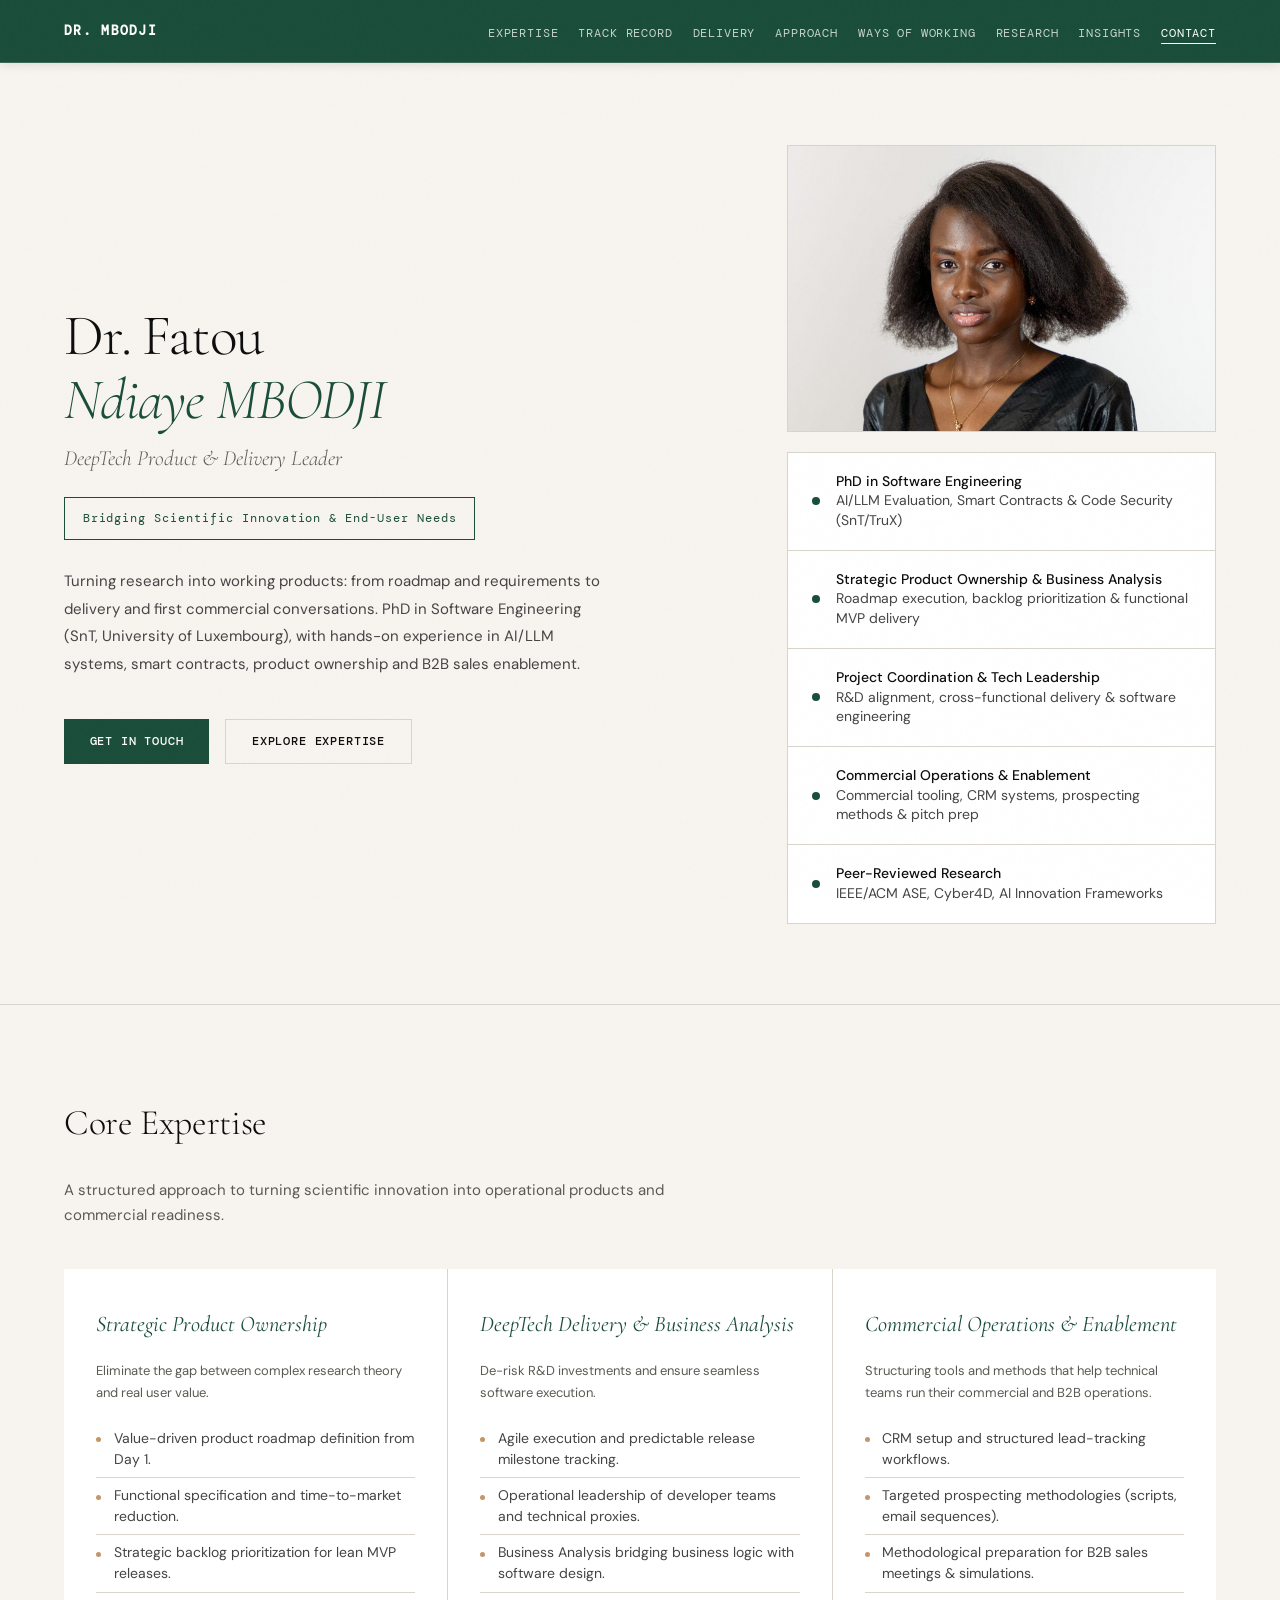
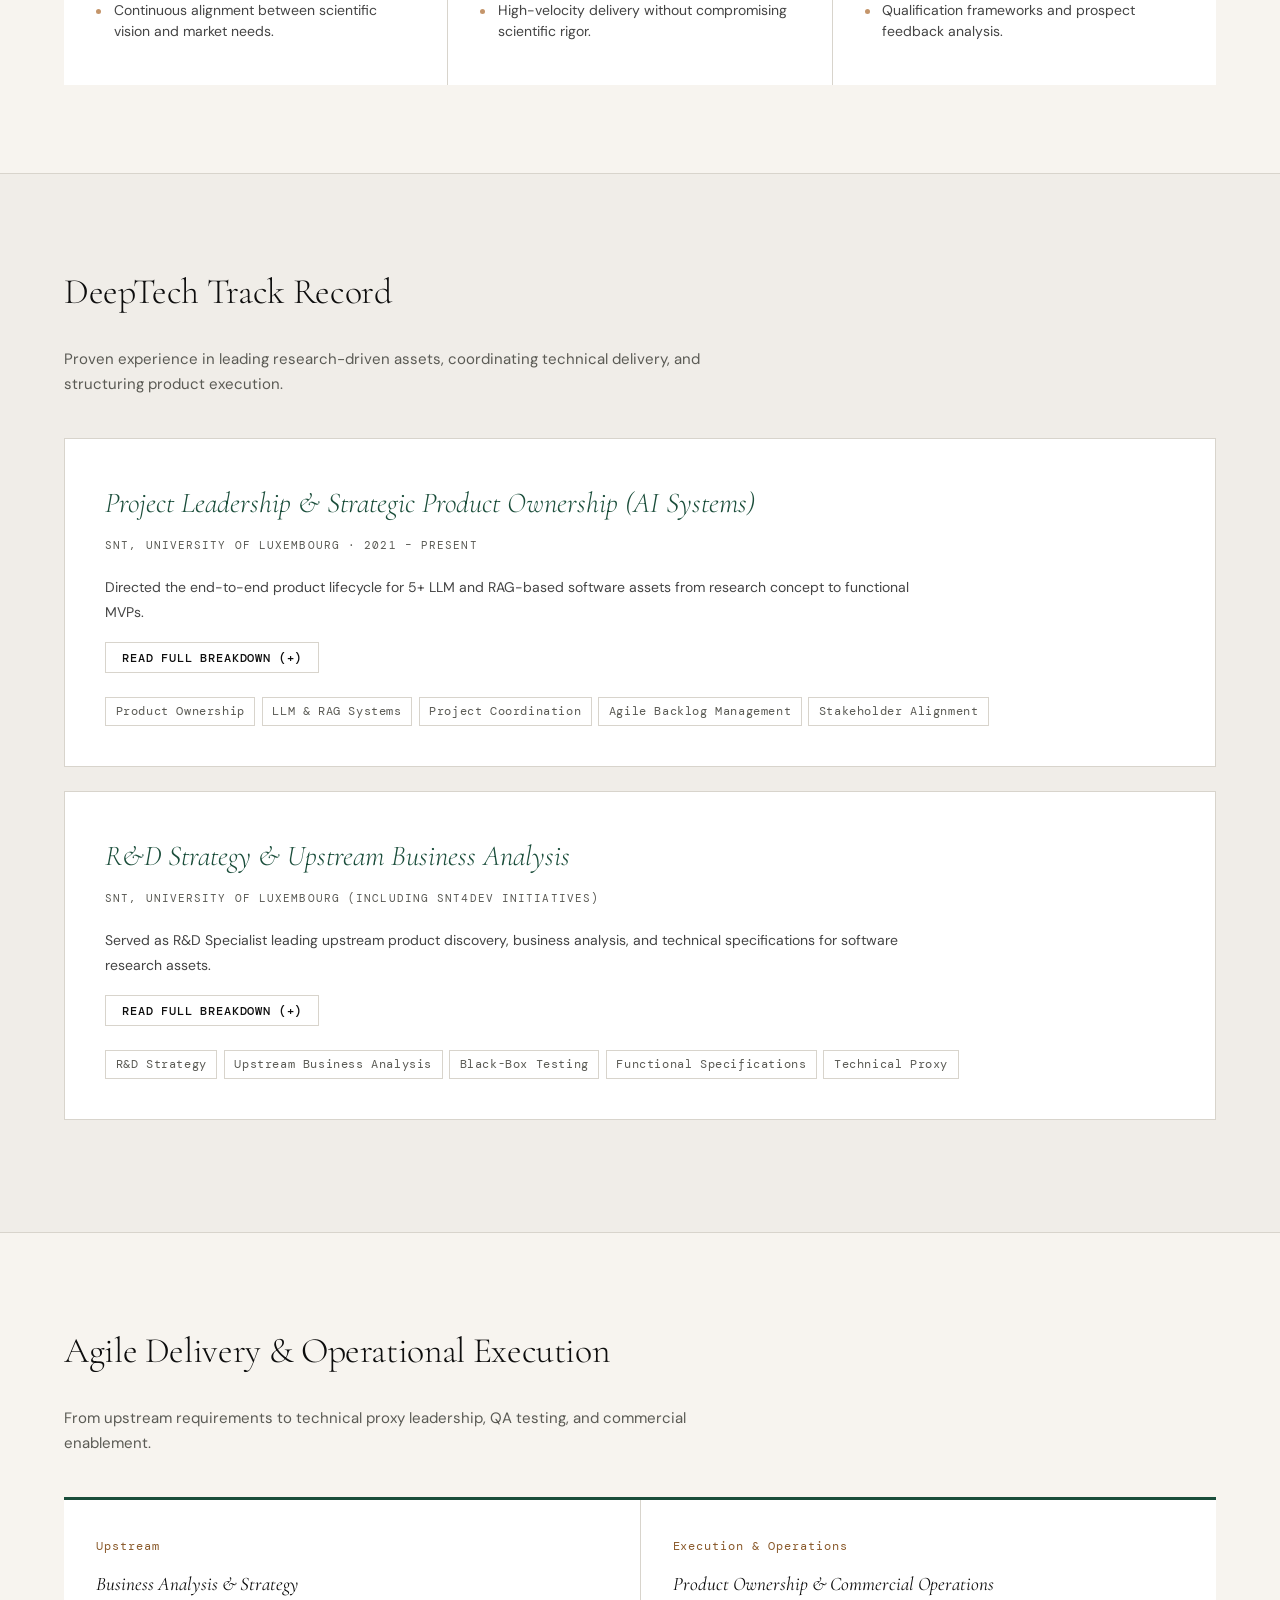
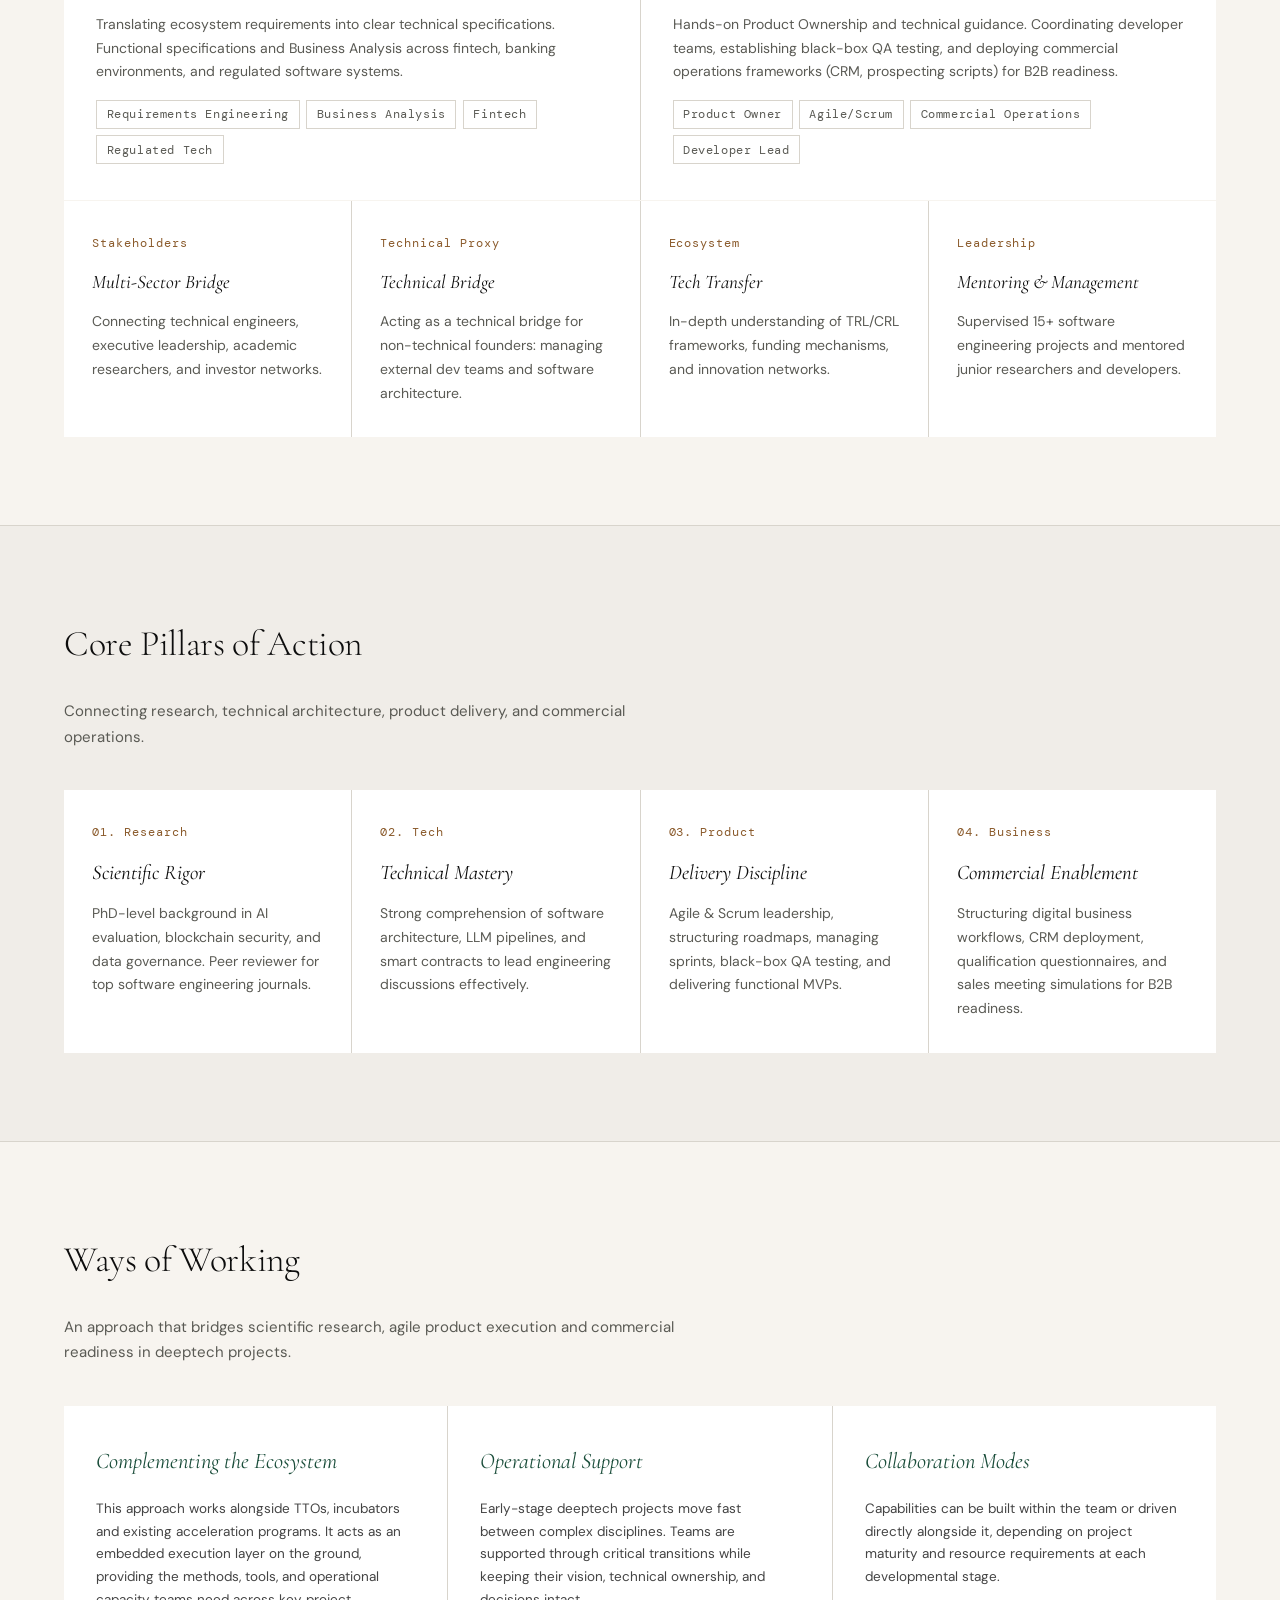
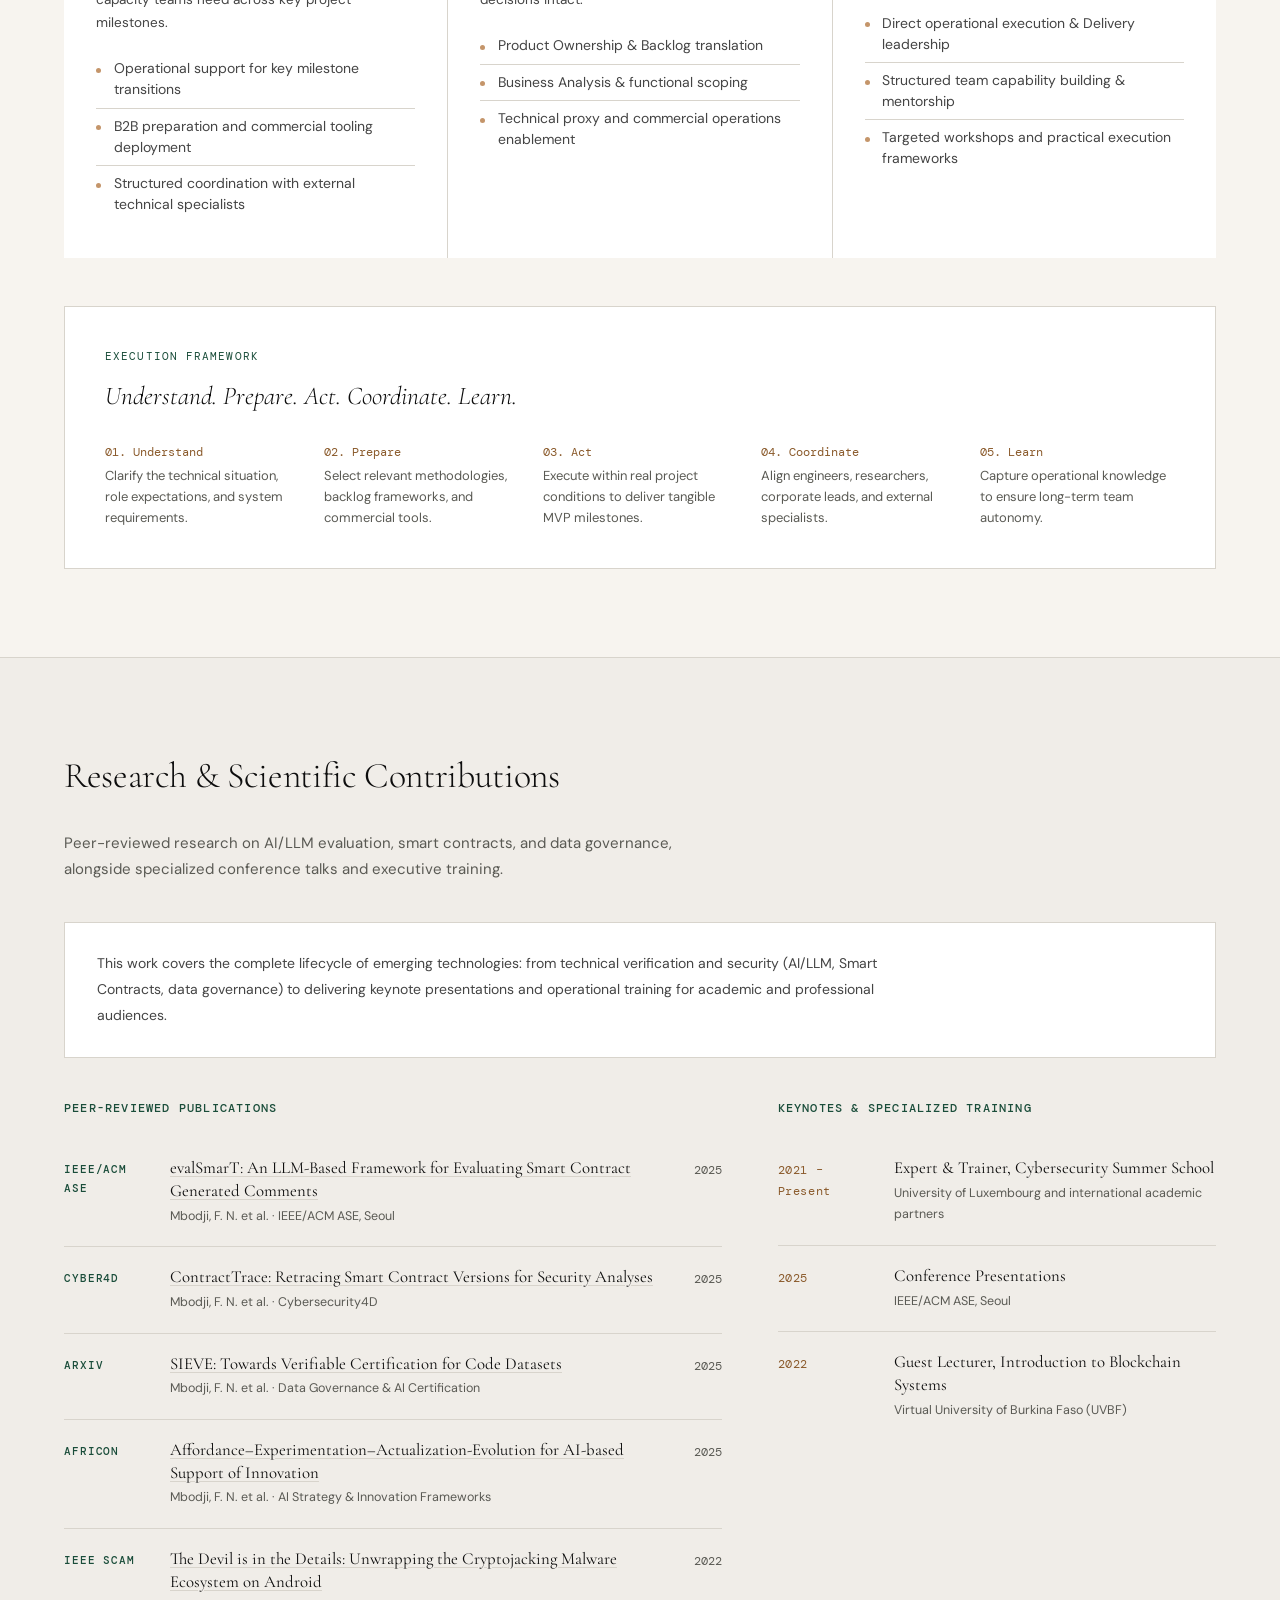
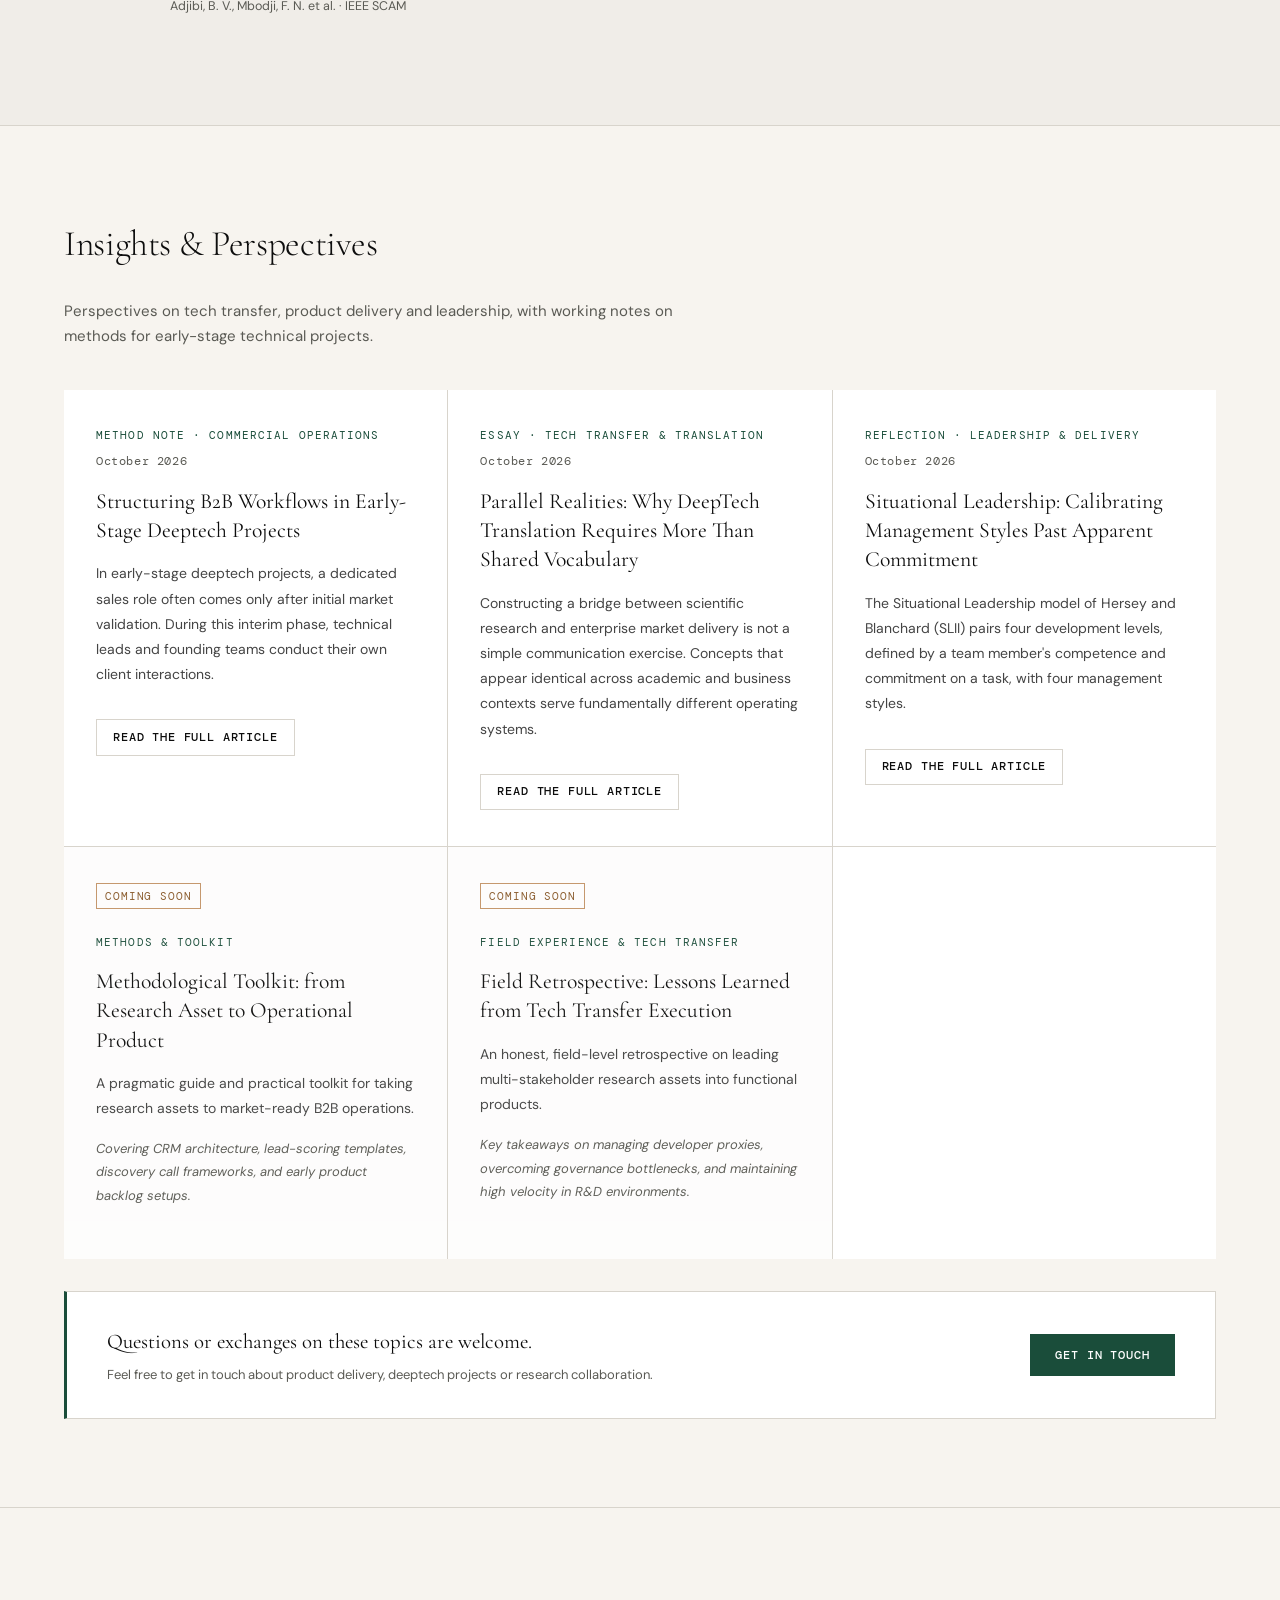
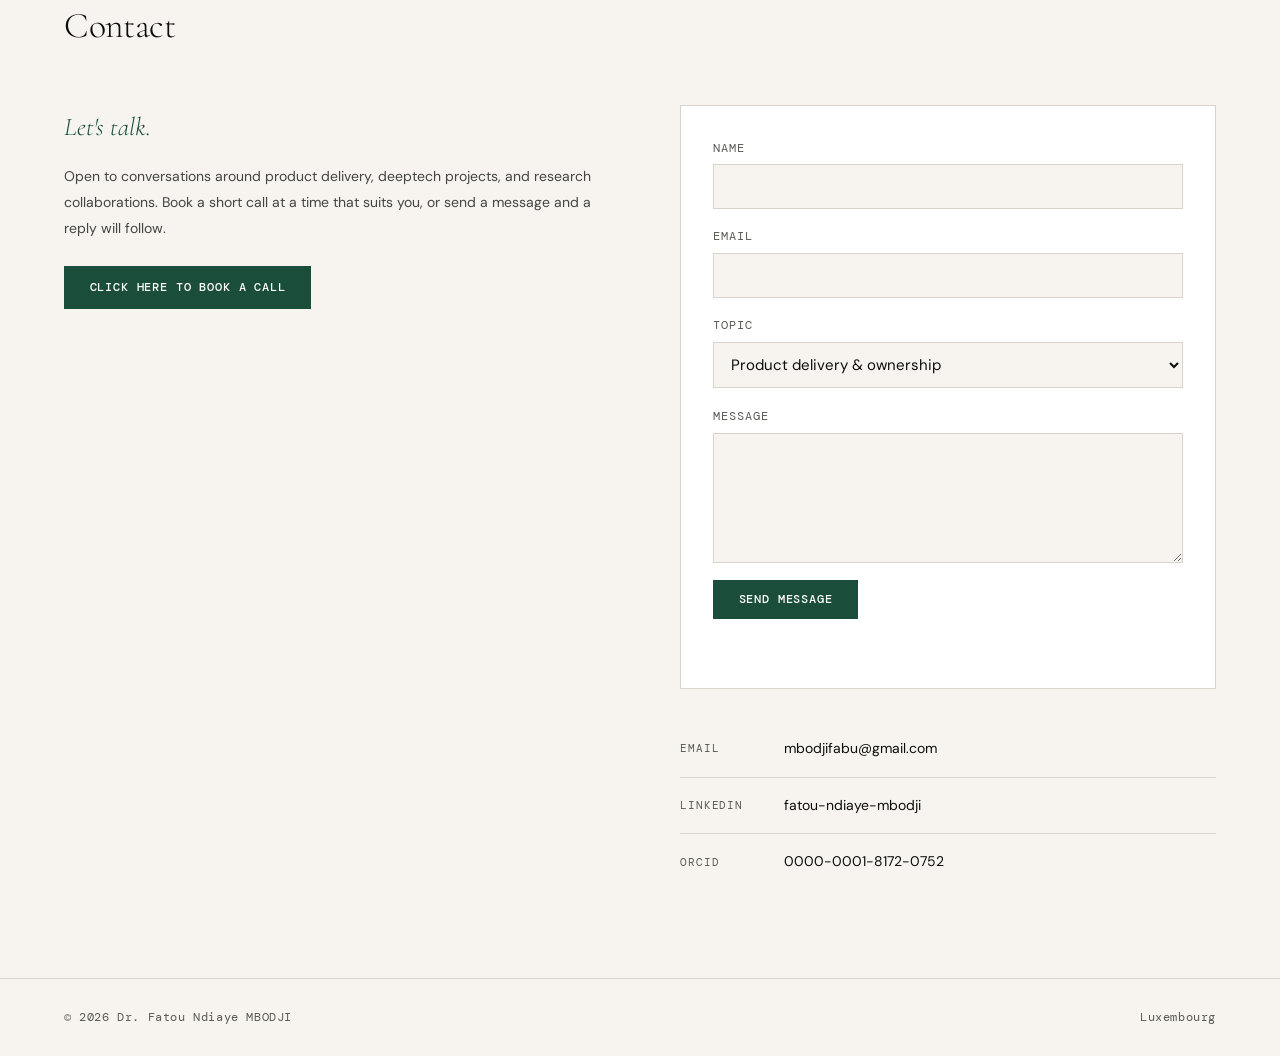
<file: index.html>
<!DOCTYPE html>
<html lang="en">
<head>
  <!-- Google tag (gtag.js) -->
<script async src="https://www.googletagmanager.com/gtag/js?id=G-C4CLFYTCT5"></script>
<script>
  window.dataLayer = window.dataLayer || [];
  function gtag(){dataLayer.push(arguments);}
  gtag('js', new Date());

  gtag('config', 'G-C4CLFYTCT5');
</script>
  <meta charset="UTF-8">
  <meta name="viewport" content="width=device-width, initial-scale=1.0">
  <title>Dr. Fatou Ndiaye MBODJI | DeepTech Product & Delivery Leader</title>
  <meta name="description" content="DeepTech Product & Delivery Leader. PhD in Software Engineering. Specializing in AI/LLM, Smart Contracts, Business Analysis and Product Delivery. Luxembourg.">
  <meta name="keywords" content="Dr. Fatou Ndiaye MBODJI, Fatou Mbodji, DeepTech Luxembourg, Product Owner, Software Engineering PhD, AI LLM, Smart Contracts, Business Analysis">
  <link rel="canonical" href="https://fatoumbodji.github.io/">
  <meta name="robots" content="index, follow, max-image-preview:large">
  <meta name="theme-color" content="#1A4D3A">
  <meta property="og:type" content="website">
  <meta property="og:title" content="Dr. Fatou Ndiaye MBODJI | DeepTech Product & Delivery Leader">
  <meta property="og:description" content="From research to working products: product ownership, delivery and business analysis for deeptech teams. Luxembourg.">
  <meta property="og:url" content="https://fatoumbodji.github.io/">
  <meta property="og:site_name" content="Dr. Fatou Ndiaye MBODJI">
  <meta property="og:locale" content="en_US">
  <meta property="og:image" content="https://fatoumbodji.github.io/assets/og-image.jpg">
  <meta property="og:image:type" content="image/jpeg">
  <meta property="og:image:width" content="1200">
  <meta property="og:image:height" content="630">
  <meta property="og:image:alt" content="Dr. Fatou Ndiaye MBODJI, DeepTech Product &amp; Delivery Leader">
  <meta name="twitter:card" content="summary_large_image">
  
  <!-- SEO Brand: Structured Data for Google Search -->
  <script type="application/ld+json">
  {
    "@context": "https://schema.org",
    "@graph": [
      {
        "@type": "Person",
        "@id": "https://fatoumbodji.github.io/#person",
        "name": "Dr. Fatou Ndiaye MBODJI",
        "givenName": "Fatou Ndiaye",
        "familyName": "MBODJI",
        "honorificPrefix": "Dr.",
        "jobTitle": "DeepTech Product & Delivery Leader",
        "description": "DeepTech Product & Delivery Leader. PhD in Software Engineering. Specializing in AI/LLM, Smart Contracts, Business Analysis and Product Delivery.",
        "url": "https://fatoumbodji.github.io/",
        "image": {
          "@type": "ImageObject",
          "url": "https://fatoumbodji.github.io/assets/fatou-ndiaye-mbodji.jpg",
          "width": 840,
          "height": 560
        },
        "alumniOf": {
          "@type": "EducationalOrganization",
          "name": "University of Luxembourg"
        },
        "address": {
          "@type": "PostalAddress",
          "addressLocality": "Luxembourg",
          "addressCountry": "LU"
        },
        "sameAs": [
          "https://linkedin.com/in/fatou-ndiaye-mbodji-131728228",
          "https://orcid.org/0000-0001-8172-0752",
          "https://scholar.google.com/citations?user=H7CPdfoAAAAJ",
          "https://orbilu.uni.lu/profile?uid=50036437"
        ],
        "knowsAbout": [
          "DeepTech Product Ownership",
          "Software Engineering",
          "AI & LLM Systems",
          "Smart Contracts",
          "Business Analysis"
        ]
      },
      {
        "@type": "WebSite",
        "@id": "https://fatoumbodji.github.io/#website",
        "url": "https://fatoumbodji.github.io/",
        "name": "Dr. Fatou Ndiaye MBODJI",
        "inLanguage": "en",
        "publisher": {
          "@id": "https://fatoumbodji.github.io/#person"
        }
      },
      {
        "@type": "ProfilePage",
        "@id": "https://fatoumbodji.github.io/#profile",
        "url": "https://fatoumbodji.github.io/",
        "name": "Dr. Fatou Ndiaye MBODJI | DeepTech Product & Delivery Leader",
        "isPartOf": {
          "@id": "https://fatoumbodji.github.io/#website"
        },
        "mainEntity": {
          "@id": "https://fatoumbodji.github.io/#person"
        }
      }
    ]
  }
  </script>

  <link rel="preconnect" href="https://fonts.googleapis.com">
  <link rel="preconnect" href="https://fonts.gstatic.com" crossorigin>
  <link href="https://fonts.googleapis.com/css2?family=Cormorant+Garamond:ital,wght@0,300;0,400;0,600;1,300;1,400&family=DM+Mono:wght@300;400;500&family=DM+Sans:wght@300;400;500;600&display=swap" rel="stylesheet">
  <link rel="icon" href="favicon.ico" sizes="48x48">
  <link rel="icon" href="favicon.svg" type="image/svg+xml">
  <link rel="apple-touch-icon" href="apple-touch-icon.png">
  <link rel="stylesheet" href="styles.css">
</head>
<body>
<a class="skip-link" href="#main">Skip to content</a>

<nav aria-label="Main navigation">
  <a href="#top" class="nav-logo">DR. MBODJI</a>
  <button class="nav-toggle" aria-label="Menu" aria-expanded="false" aria-controls="nav-links">Menu</button>
  <ul class="nav-links" id="nav-links">
    <li><a href="#expertise">Expertise</a></li>
    <li><a href="#experience">Track Record</a></li>
    <li><a href="#pm">Delivery</a></li>
    <li><a href="#across">Approach</a></li>
    <li><a href="#ways-of-working">Ways of Working</a></li>
    <li><a href="#research">Research</a></li>
    <li><a href="#insights">Insights</a></li>
    <li><a href="#contact">Contact</a></li>
  </ul>
</nav>

<main id="main">

<section class="hero" id="top">
  <div>
    <h1>Dr. Fatou<br><em>Ndiaye MBODJI</em></h1>
    <p class="hero-role">DeepTech Product & Delivery Leader</p>
    <div class="hero-formula">Bridging Scientific Innovation & End-User Needs</div>
    <p class="hero-desc">Turning research into working products: from roadmap and requirements to delivery and first commercial conversations. PhD in Software Engineering (SnT, University of Luxembourg), with hands-on experience in AI/LLM systems, smart contracts, product ownership and B2B sales enablement.</p>
    <div class="hero-actions">
      <a href="#contact" class="btn btn-primary">Get in Touch</a>
      <a href="#expertise" class="btn btn-outline">Explore Expertise</a>
    </div>
  </div>
  <div class="hero-side">
    <figure class="hero-portrait"><img src="assets/fatou-ndiaye-mbodji.jpg" alt="Portrait of Dr. Fatou Ndiaye MBODJI" width="840" height="560" fetchpriority="high"></figure>
  <div class="hero-stats">
    <div class="hero-stat">
      <div class="stat-dot"></div>
      <div class="stat-text"><strong>PhD in Software Engineering</strong>AI/LLM Evaluation, Smart Contracts & Code Security (SnT/TruX)</div>
    </div>
    <div class="hero-stat">
      <div class="stat-dot"></div>
      <div class="stat-text"><strong>Strategic Product Ownership & Business Analysis</strong>Roadmap execution, backlog prioritization & functional MVP delivery</div>
    </div>
    <div class="hero-stat">
      <div class="stat-dot"></div>
      <div class="stat-text"><strong>Project Coordination & Tech Leadership</strong>R&D alignment, cross-functional delivery & software engineering</div>
    </div>
    <div class="hero-stat">
      <div class="stat-dot"></div>
      <div class="stat-text"><strong>Commercial Operations & Enablement</strong>Commercial tooling, CRM systems, prospecting methods & pitch prep</div>
    </div>
    <div class="hero-stat">
      <div class="stat-dot"></div>
      <div class="stat-text"><strong>Peer-Reviewed Research</strong>IEEE/ACM ASE, Cyber4D, AI Innovation Frameworks</div>
    </div>
  </div>
  </div>
</section>

<section id="expertise">
  <div class="sec-header"><h2>Core Expertise</h2></div>
  <p class="sec-desc">A structured approach to turning scientific innovation into operational products and commercial readiness.</p>
  <div class="contrib-grid">
    <div class="contrib-card">
      <h3>Strategic Product Ownership</h3>
      <p class="card-lead">Eliminate the gap between complex research theory and real user value.</p>
      <ul>
        <li>Value-driven product roadmap definition from Day 1.</li>
        <li>Functional specification and time-to-market reduction.</li>
        <li>Strategic backlog prioritization for lean MVP releases.</li>
        <li>Continuous alignment between scientific vision and market needs.</li>
      </ul>
    </div>
    <div class="contrib-card">
      <h3>DeepTech Delivery & Business Analysis</h3>
      <p class="card-lead">De-risk R&D investments and ensure seamless software execution.</p>
      <ul>
        <li>Agile execution and predictable release milestone tracking.</li>
        <li>Operational leadership of developer teams and technical proxies.</li>
        <li>Business Analysis bridging business logic with software design.</li>
        <li>High-velocity delivery without compromising scientific rigor.</li>
      </ul>
    </div>
    <div class="contrib-card">
      <h3>Commercial Operations & Enablement</h3>
      <p class="card-lead">Structuring tools and methods that help technical teams run their commercial and B2B operations.</p>
      <ul>
        <li>CRM setup and structured lead-tracking workflows.</li>
        <li>Targeted prospecting methodologies (scripts, email sequences).</li>
        <li>Methodological preparation for B2B sales meetings & simulations.</li>
        <li>Qualification frameworks and prospect feedback analysis.</li>
      </ul>
    </div>
  </div>
</section>

<section id="experience" class="alt">
  <div class="sec-header"><h2>DeepTech Track Record</h2></div>
  <p class="sec-desc">Proven experience in leading research-driven assets, coordinating technical delivery, and structuring product execution.</p>

  <div class="exp-block">
    <h3 class="exp-title">Project Leadership & Strategic Product Ownership (AI Systems)</h3>
    <div class="exp-tag">SnT, University of Luxembourg · 2021 – Present</div>
    <p class="exp-desc">Directed the end-to-end product lifecycle for 5+ LLM and RAG-based software assets from research concept to functional MVPs.</p>
    
    <div id="more-track-1" class="more" hidden>
      <p class="exp-desc">Managed product roadmaps, project timelines, and developer teams within a cutting-edge research environment. Structured backlogs, aligned technical architectures, and coordinated cross-functional research and engineering teams to ensure predictable software execution.</p>
    </div>

    <button type="button" id="btn-track-1" class="btn btn-outline btn-toggle" data-toggle aria-expanded="false" aria-controls="more-track-1" data-more="Read full breakdown (+)" data-less="Read less (-)">Read full breakdown (+)</button>

    <div class="pm-card-tags">
      <span class="mini-tag">Product Ownership</span>
      <span class="mini-tag">LLM & RAG Systems</span>
      <span class="mini-tag">Project Coordination</span>
      <span class="mini-tag">Agile Backlog Management</span>
      <span class="mini-tag">Stakeholder Alignment</span>
    </div>
  </div>

  <div class="exp-block">
    <h3 class="exp-title">R&D Strategy & Upstream Business Analysis</h3>
    <div class="exp-tag">SnT, University of Luxembourg (including SnT4Dev initiatives)</div>
    <p class="exp-desc">Served as R&D Specialist leading upstream product discovery, business analysis, and technical specifications for software research assets.</p>

    <div id="more-track-2" class="more" hidden>
      <p class="exp-desc">Structured product backlogs, established black-box acceptance testing frameworks, and guided non-technical stakeholders to convert laboratory prototypes into enterprise-grade functional specifications.</p>
    </div>

    <button type="button" id="btn-track-2" class="btn btn-outline btn-toggle" data-toggle aria-expanded="false" aria-controls="more-track-2" data-more="Read full breakdown (+)" data-less="Read less (-)">Read full breakdown (+)</button>

    <div class="pm-card-tags">
      <span class="mini-tag">R&D Strategy</span>
      <span class="mini-tag">Upstream Business Analysis</span>
      <span class="mini-tag">Black-Box Testing</span>
      <span class="mini-tag">Functional Specifications</span>
      <span class="mini-tag">Technical Proxy</span>
    </div>
  </div>
</section>

<section id="pm">
  <div class="sec-header"><h2>Agile Delivery & Operational Execution</h2></div>
  <p class="sec-desc">From upstream requirements to technical proxy leadership, QA testing, and commercial enablement.</p>
  <div class="chain">
    <div class="chain-step">
      <div class="pm-card-num">Upstream</div>
      <h3 class="pm-card-title">Business Analysis & Strategy</h3>
      <div class="pm-card-desc">Translating ecosystem requirements into clear technical specifications. Functional specifications and Business Analysis across fintech, banking environments, and regulated software systems.</div>
      <div class="pm-card-tags"><span class="mini-tag">Requirements Engineering</span><span class="mini-tag">Business Analysis</span><span class="mini-tag">Fintech</span><span class="mini-tag">Regulated Tech</span></div>
    </div>
    <div class="chain-step">
      <div class="pm-card-num">Execution & Operations</div>
      <h3 class="pm-card-title">Product Ownership & Commercial Operations</h3>
      <div class="pm-card-desc">Hands-on Product Ownership and technical guidance. Coordinating developer teams, establishing black-box QA testing, and deploying commercial operations frameworks (CRM, prospecting scripts) for B2B readiness.</div>
      <div class="pm-card-tags"><span class="mini-tag">Product Owner</span><span class="mini-tag">Agile/Scrum</span><span class="mini-tag">Commercial Operations</span><span class="mini-tag">Developer Lead</span></div>
    </div>
  </div>
  <div class="pm-grid pm-grid-4">
    <div class="pm-card">
      <div class="pm-card-num">Stakeholders</div>
      <h3 class="pm-card-title">Multi-Sector Bridge</h3>
      <div class="pm-card-desc">Connecting technical engineers, executive leadership, academic researchers, and investor networks.</div>
    </div>
    <div class="pm-card">
      <div class="pm-card-num">Technical Proxy</div>
      <h3 class="pm-card-title">Technical Bridge</h3>
      <div class="pm-card-desc">Acting as a technical bridge for non-technical founders: managing external dev teams and software architecture.</div>
    </div>
    <div class="pm-card">
      <div class="pm-card-num">Ecosystem</div>
      <h3 class="pm-card-title">Tech Transfer</h3>
      <div class="pm-card-desc">In-depth understanding of TRL/CRL frameworks, funding mechanisms, and innovation networks.</div>
    </div>
    <div class="pm-card">
      <div class="pm-card-num">Leadership</div>
      <h3 class="pm-card-title">Mentoring & Management</h3>
      <div class="pm-card-desc">Supervised 15+ software engineering projects and mentored junior researchers and developers.</div>
    </div>
  </div>
</section>

<section id="across" class="alt">
  <div class="sec-header"><h2>Core Pillars of Action</h2></div>
  <p class="sec-desc">Connecting research, technical architecture, product delivery, and commercial operations.</p>
  <div class="bridge-grid">
    <div class="bridge-card">
      <div class="bridge-card-num">01. Research</div>
      <h3 class="bridge-card-title">Scientific Rigor</h3>
      <div class="bridge-card-desc">PhD-level background in AI evaluation, blockchain security, and data governance. Peer reviewer for top software engineering journals.</div>
    </div>
    <div class="bridge-card">
      <div class="bridge-card-num">02. Tech</div>
      <h3 class="bridge-card-title">Technical Mastery</h3>
      <div class="bridge-card-desc">Strong comprehension of software architecture, LLM pipelines, and smart contracts to lead engineering discussions effectively.</div>
    </div>
    <div class="bridge-card">
      <div class="bridge-card-num">03. Product</div>
      <h3 class="bridge-card-title">Delivery Discipline</h3>
      <div class="bridge-card-desc">Agile & Scrum leadership, structuring roadmaps, managing sprints, black-box QA testing, and delivering functional MVPs.</div>
    </div>
    <div class="bridge-card">
      <div class="bridge-card-num">04. Business</div>
      <h3 class="bridge-card-title">Commercial Enablement</h3>
      <div class="bridge-card-desc">Structuring digital business workflows, CRM deployment, qualification questionnaires, and sales meeting simulations for B2B readiness.</div>
    </div>
  </div>
</section>

<section id="ways-of-working">
  <div class="sec-header"><h2>Ways of Working</h2></div>
  <p class="sec-desc">An approach that bridges scientific research, agile product execution and commercial readiness in deeptech projects.</p>

  <div class="contrib-grid">
    <div class="contrib-card">
      <h3>Complementing the Ecosystem</h3>
      <p class="card-lead card-lead--body">This approach works alongside TTOs, incubators and existing acceleration programs. It acts as an embedded execution layer on the ground, providing the methods, tools, and operational capacity teams need across key project milestones.</p>
      <ul>
        <li>Operational support for key milestone transitions</li>
        <li>B2B preparation and commercial tooling deployment</li>
        <li>Structured coordination with external technical specialists</li>
      </ul>
    </div>

    <div class="contrib-card">
      <h3>Operational Support</h3>
      <p class="card-lead card-lead--body">Early-stage deeptech projects move fast between complex disciplines. Teams are supported through critical transitions while keeping their vision, technical ownership, and decisions intact.</p>
      <ul>
        <li>Product Ownership & Backlog translation</li>
        <li>Business Analysis & functional scoping</li>
        <li>Technical proxy and commercial operations enablement</li>
      </ul>
    </div>

    <div class="contrib-card">
      <h3>Collaboration Modes</h3>
      <p class="card-lead card-lead--body">Capabilities can be built within the team or driven directly alongside it, depending on project maturity and resource requirements at each developmental stage.</p>
      <ul>
        <li>Direct operational execution & Delivery leadership</li>
        <li>Structured team capability building & mentorship</li>
        <li>Targeted workshops and practical execution frameworks</li>
      </ul>
    </div>
  </div>

  <div class="framework">
    <div class="framework-label">Execution Framework</div>
    <h3 class="framework-title">Understand. Prepare. Act. Coordinate. Learn.</h3>
    
    <div class="framework-grid">
      <div>
        <div class="framework-num">01. Understand</div>
        <p class="framework-text">Clarify the technical situation, role expectations, and system requirements.</p>
      </div>
      <div>
        <div class="framework-num">02. Prepare</div>
        <p class="framework-text">Select relevant methodologies, backlog frameworks, and commercial tools.</p>
      </div>
      <div>
        <div class="framework-num">03. Act</div>
        <p class="framework-text">Execute within real project conditions to deliver tangible MVP milestones.</p>
      </div>
      <div>
        <div class="framework-num">04. Coordinate</div>
        <p class="framework-text">Align engineers, researchers, corporate leads, and external specialists.</p>
      </div>
      <div>
        <div class="framework-num">05. Learn</div>
        <p class="framework-text">Capture operational knowledge to ensure long-term team autonomy.</p>
      </div>
    </div>
  </div>
</section>

<!-- SECTION THOUGHT LEADERSHIP (2 COLONNES CÔTE À CÔTE) -->
<section id="research" class="alt">
  <div class="sec-header"><h2>Research & Scientific Contributions</h2></div>
  <p class="sec-desc">Peer-reviewed research on AI/LLM evaluation, smart contracts, and data governance, alongside specialized conference talks and executive training.</p>
  
  <div class="phd-lead">
    <p>This work covers the complete lifecycle of emerging technologies: from technical verification and security (AI/LLM, Smart Contracts, data governance) to delivering keynote presentations and operational training for academic and professional audiences.</p>
  </div>

  <div class="pub-speaking-grid">
    
    <!-- Colonne 1 : Publications -->
    <div>
      <h3 class="col-title">Peer-Reviewed Publications</h3>
      <div class="pub-list">
        <div class="pub-item">
          <div class="pub-venue">IEEE/ACM ASE</div>
          <div><div class="pub-title"><a class="pub-link" href="https://orbilu.uni.lu/bitstream/10993/66113/1/2507.20774v1.pdf" target="_blank" rel="noopener">evalSmarT: An LLM-Based Framework for Evaluating Smart Contract Generated Comments</a></div><div class="pub-meta">Mbodji, F. N. et al. · IEEE/ACM ASE, Seoul</div></div>
          <div class="pub-year">2025</div>
        </div>
        <div class="pub-item">
          <div class="pub-venue">Cyber4D</div>
          <div><div class="pub-title"><a class="pub-link" href="https://orbilu.uni.lu/bitstream/10993/66099/1/ContractTrace_C4D.pdf" target="_blank" rel="noopener">ContractTrace: Retracing Smart Contract Versions for Security Analyses</a></div><div class="pub-meta">Mbodji, F. N. et al. · Cybersecurity4D</div></div>
          <div class="pub-year">2025</div>
        </div>
        <div class="pub-item">
          <div class="pub-venue">arXiv</div>
          <div><div class="pub-title"><a class="pub-link" href="https://arxiv.org/abs/2510.02166" target="_blank" rel="noopener">SIEVE: Towards Verifiable Certification for Code Datasets</a></div><div class="pub-meta">Mbodji, F. N. et al. · Data Governance & AI Certification</div></div>
          <div class="pub-year">2025</div>
        </div>
        <div class="pub-item">
          <div class="pub-venue">Africon</div>
          <div><div class="pub-title"><a class="pub-link" href="https://orbilu.uni.lu/bitstream/10993/66915/1/2%2aAE.pdf" target="_blank" rel="noopener"> Affordance–Experimentation–Actualization-Evolution for AI-based Support of Innovation</a></div><div class="pub-meta">Mbodji, F. N. et al. · AI Strategy & Innovation Frameworks</div></div>
          <div class="pub-year">2025</div>
        </div>
        <div class="pub-item">
          <div class="pub-venue">IEEE SCAM</div>
          <div><div class="pub-title"><a class="pub-link" href="https://orbilu.uni.lu/bitstream/10993/54308/1/Cryptojacking.pdf" target="_blank" rel="noopener">The Devil is in the Details: Unwrapping the Cryptojacking Malware Ecosystem on Android</a></div><div class="pub-meta">Adjibi, B. V., Mbodji, F. N. et al. · IEEE SCAM</div></div>
          <div class="pub-year">2022</div>
        </div>
      </div>
    </div>

    <!-- Colonne 2 : Keynotes & Formations -->
    <div>
      <h3 class="col-title">Keynotes & Specialized Training</h3>
      <div class="panels-grid">
        <div class="panel-item">
          <div class="panel-date">2021 – Present</div>
          <div><div class="panel-title">Expert & Trainer, Cybersecurity Summer School</div><div class="panel-event">University of Luxembourg and international academic partners</div></div>
        </div>
        <div class="panel-item">
          <div class="panel-date">2025</div>
          <div><div class="panel-title">Conference Presentations</div><div class="panel-event">IEEE/ACM ASE, Seoul</div></div>
        </div>
        <div class="panel-item">
          <div class="panel-date">2022</div>
          <div><div class="panel-title">Guest Lecturer, Introduction to Blockchain Systems</div><div class="panel-event">Virtual University of Burkina Faso (UVBF)</div></div>
        </div>
      </div>
    </div>

  </div>
</section>

<section id="insights">
  <div class="sec-header"><h2>Insights & Perspectives</h2></div>
  <p class="sec-desc">Perspectives on tech transfer, product delivery and leadership, with working notes on methods for early-stage technical projects.</p>
  
  <div class="insights-grid">

    <!-- Ligne 1 - Carte 1: Sales Operations Enablement -->
    <div class="insight-card">
      <div class="insight-cat">Method note · Commercial Operations</div>
      <time class="insight-date" datetime="2026-10">October 2026</time>
      <h3 class="insight-title"><a href="insights/structuring-b2b-workflows/">Structuring B2B Workflows in Early-Stage Deeptech Projects</a></h3>
      <div class="insight-body">
        <p>In early-stage deeptech projects, a dedicated sales role often comes only after initial market validation. During this interim phase, technical leads and founding teams conduct their own client interactions.</p>

        <a class="btn btn-outline btn-read" href="insights/structuring-b2b-workflows/">Read the full article</a>
      </div>
    </div>

    <!-- Ligne 1 - Carte 2: Tech Transfer & Translation -->
    <div class="insight-card">
      <div class="insight-cat">Essay · Tech Transfer & Translation</div>
      <time class="insight-date" datetime="2026-10">October 2026</time>
      <h3 class="insight-title"><a href="insights/deeptech-translation/">Parallel Realities: Why DeepTech Translation Requires More Than Shared Vocabulary</a></h3>
      <div class="insight-body">
        <p>Constructing a bridge between scientific research and enterprise market delivery is not a simple communication exercise. Concepts that appear identical across academic and business contexts serve fundamentally different operating systems.</p>

        <a class="btn btn-outline btn-read" href="insights/deeptech-translation/">Read the full article</a>
      </div>
    </div>

    <!-- Ligne 1 - Carte 3: Situational Leadership -->
    <div class="insight-card">
      <div class="insight-cat">Reflection · Leadership & Delivery</div>
      <time class="insight-date" datetime="2026-10">October 2026</time>
      <h3 class="insight-title"><a href="insights/situational-leadership/">Situational Leadership: Calibrating Management Styles Past Apparent Commitment</a></h3>
      <div class="insight-body">
        <p>The Situational Leadership model of Hersey and Blanchard (SLII) pairs four development levels, defined by a team member's competence and commitment on a task, with four management styles.</p>

        <a class="btn btn-outline btn-read" href="insights/situational-leadership/">Read the full article</a>
      </div>
    </div>

    <!-- Ligne 2 - Carte 1: Coming Soon - Methodological Toolkit -->
    <div class="insight-card coming-soon">
      <span class="badge-cs">Coming Soon</span>
      <div class="insight-cat">Methods & Toolkit</div>
      <h3 class="insight-title">Methodological Toolkit: from Research Asset to Operational Product</h3>
      <div class="insight-body">
        <p>A pragmatic guide and practical toolkit for taking research assets to market-ready B2B operations.</p>
        <p class="insight-note"><em>Covering CRM architecture, lead-scoring templates, discovery call frameworks, and early product backlog setups.</em></p>
      </div>
    </div>

    <!-- Ligne 2 - Carte 2: Coming Soon - Field Retrospective -->
    <div class="insight-card coming-soon">
      <span class="badge-cs">Coming Soon</span>
      <div class="insight-cat">Field Experience & Tech Transfer</div>
      <h3 class="insight-title">Field Retrospective: Lessons Learned from Tech Transfer Execution</h3>
      <div class="insight-body">
        <p>An honest, field-level retrospective on leading multi-stakeholder research assets into functional products.</p>
        <p class="insight-note"><em>Key takeaways on managing developer proxies, overcoming governance bottlenecks, and maintaining high velocity in R&D environments.</em></p>
      </div>
    </div>

    <!-- Ligne 2 - Carte 3: Emplacement de secours pour fermer parfaitement la grille -->
    <div class="insight-card empty-placeholder" aria-hidden="true"></div>

  </div>

  <div class="insight-cta">
    <div>
      <h3 class="cta-title">Questions or exchanges on these topics are welcome.</h3>
      <p>Feel free to get in touch about product delivery, deeptech projects or research collaboration.</p>
    </div>
    <a href="#contact" class="btn btn-primary btn-nowrap">Get in Touch</a>
  </div>
</section>

<section id="contact">
  <div class="sec-header"><h2>Contact</h2></div>
  <div class="contact-grid">
    <div class="contact-text">
      <h3>Let's talk.</h3>
      <p>Open to conversations around product delivery, deeptech projects, and research collaborations. Book a short call at a time that suits you, or send a message and a reply will follow.</p>
      <a id="book-call" href="#" target="_blank" rel="noopener" class="btn btn-primary btn-book" hidden>Click here to Book a Call</a>
    </div>
    <div class="contact-side">
      <form id="contact-form" class="contact-form" method="POST" hidden>
        <label>Name<input type="text" name="name" autocomplete="name" required></label>
        <label>Email<input type="email" name="email" autocomplete="email" required></label>
        <label>Topic
          <select name="topic">
            <option>Product delivery & ownership</option>
            <option>Deeptech project or research collaboration</option>
            <option>Business analysis & commercial operations</option>
            <option>Speaking & training</option>
            <option>Other</option>
          </select>
        </label>
        <label>Message<textarea name="message" required></textarea></label>
        <input type="text" name="_gotcha" class="trap" tabindex="-1" autocomplete="off" aria-hidden="true">
        <button type="submit" class="btn btn-primary">Send Message</button>
        <p class="form-status" id="form-status" role="status" aria-live="polite"></p>
      </form>
      <div class="contact-links">
        <a href="mailto:mbodjifabu@gmail.com" class="c-link"><span class="c-label">Email</span><span class="c-val">mbodjifabu@gmail.com</span></a>
        <a href="https://linkedin.com/in/fatou-ndiaye-mbodji-131728228" target="_blank" rel="noopener" class="c-link"><span class="c-label">LinkedIn</span><span class="c-val">fatou-ndiaye-mbodji</span></a>
        <a href="https://orcid.org/0000-0001-8172-0752" target="_blank" rel="noopener" class="c-link"><span class="c-label">ORCID</span><span class="c-val">0000-0001-8172-0752</span></a>
      </div>
    </div>
  </div>
</section>

</main>

<footer>
  <p>© 2026 Dr. Fatou Ndiaye MBODJI</p>
  <p>Luxembourg</p>
</footer>

<script src="site.js" defer></script>

</body>
</html>
</file>
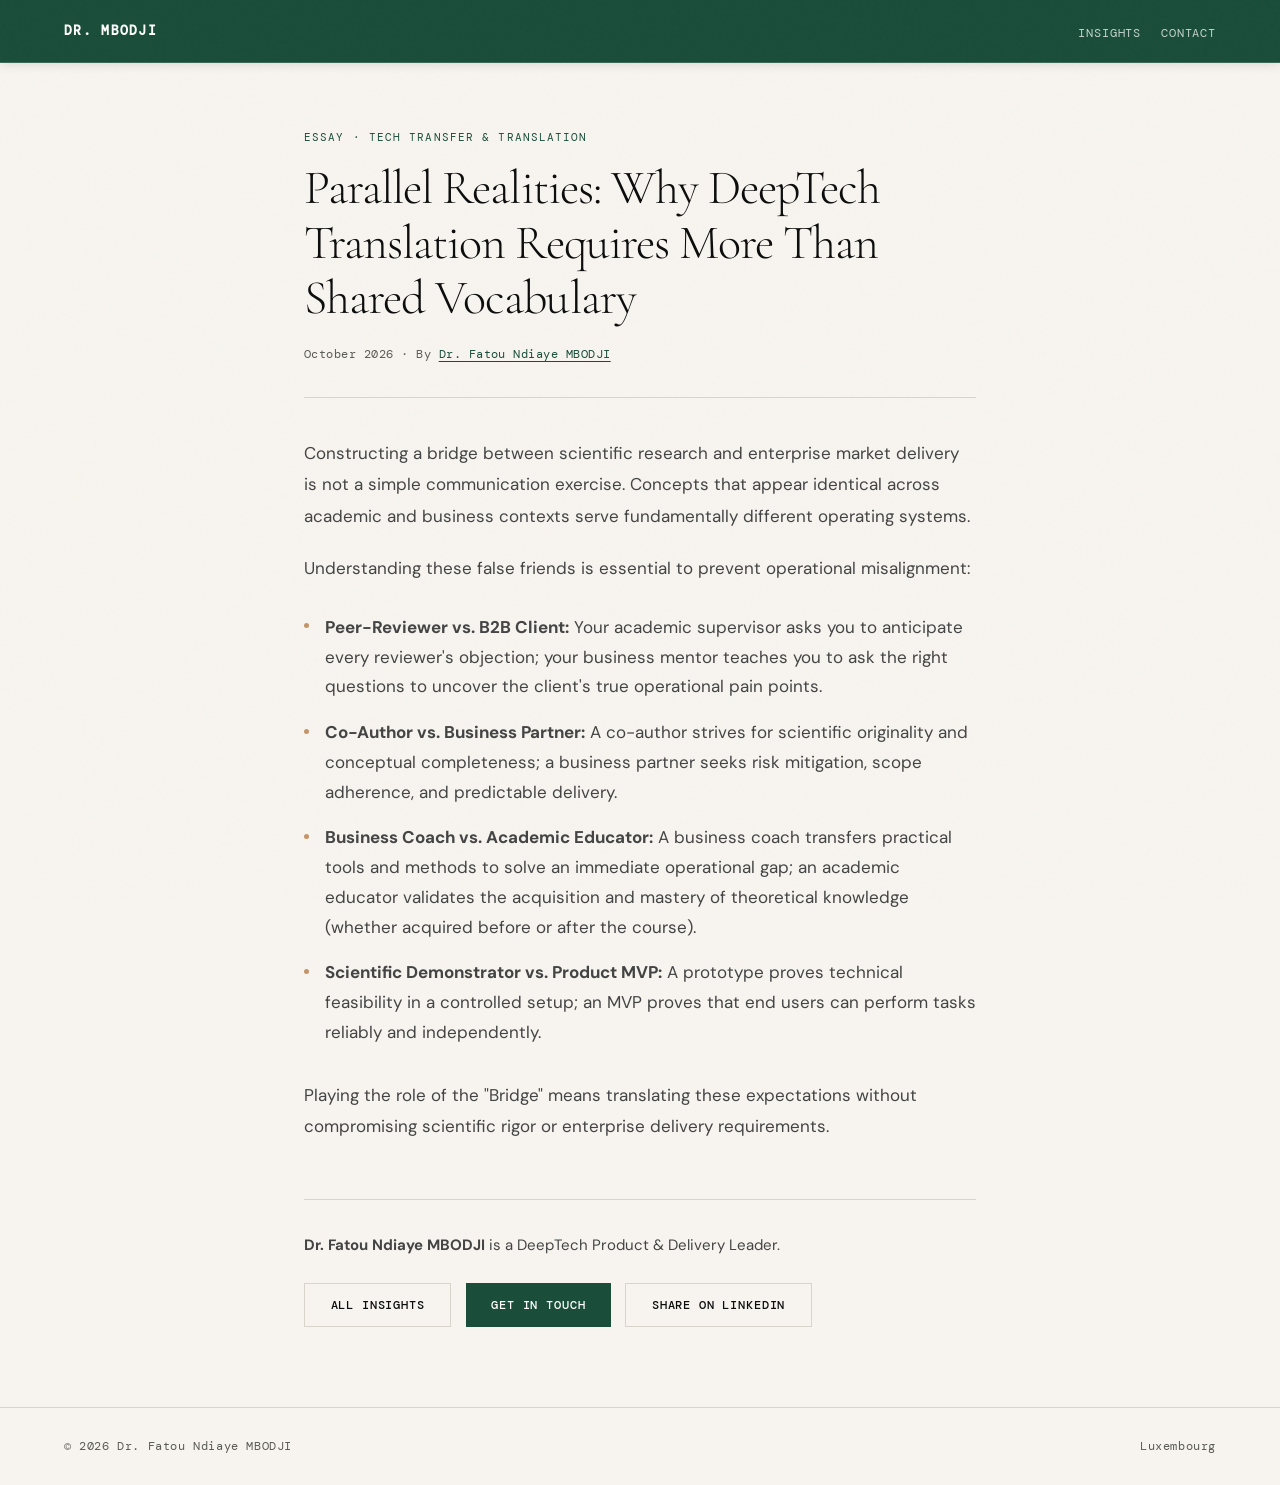
<file: insights/deeptech-translation/index.html>
<!DOCTYPE html>
<html lang="en">
<head>
  <!-- Google tag (gtag.js) -->
<script async src="https://www.googletagmanager.com/gtag/js?id=G-C4CLFYTCT5"></script>
<script>
  window.dataLayer = window.dataLayer || [];
  function gtag(){dataLayer.push(arguments);}
  gtag('js', new Date());

  gtag('config', 'G-C4CLFYTCT5');
</script>
  <meta charset="UTF-8">
  <meta name="viewport" content="width=device-width, initial-scale=1.0">
  <title>Parallel Realities: Why DeepTech Translation Requires More Than Shared Vocabulary | Dr. Fatou Ndiaye MBODJI</title>
  <meta name="description" content="An essay on why translating between scientific research and enterprise delivery takes more than a shared vocabulary.">
  <link rel="canonical" href="https://fatoumbodji.github.io/insights/deeptech-translation/">
  <meta name="robots" content="index, follow, max-image-preview:large">
  <meta name="theme-color" content="#1A4D3A">
  <meta property="og:type" content="article">
  <meta property="og:title" content="Parallel Realities: Why DeepTech Translation Requires More Than Shared Vocabulary">
  <meta property="og:description" content="An essay on why translating between scientific research and enterprise delivery takes more than a shared vocabulary.">
  <meta property="og:url" content="https://fatoumbodji.github.io/insights/deeptech-translation/">
  <meta property="og:site_name" content="Dr. Fatou Ndiaye MBODJI">
  <meta property="og:locale" content="en_US">
  <meta property="og:image" content="https://fatoumbodji.github.io/assets/og-image.jpg">
  <meta property="og:image:type" content="image/jpeg">
  <meta property="og:image:width" content="1200">
  <meta property="og:image:height" content="630">
  <meta property="og:image:alt" content="Dr. Fatou Ndiaye MBODJI, DeepTech Product &amp; Delivery Leader">
  <meta property="article:published_time" content="2026-10-01">
  <meta name="twitter:card" content="summary_large_image">
  <script type="application/ld+json">
    {
      "@context": "https://schema.org",
      "@graph": [
        {
          "@type": "Article",
          "@id": "https://fatoumbodji.github.io/insights/deeptech-translation/#article",
          "headline": "Parallel Realities: Why DeepTech Translation Requires More Than Shared Vocabulary",
          "description": "An essay on why translating between scientific research and enterprise delivery takes more than a shared vocabulary.",
          "inLanguage": "en",
          "datePublished": "2026-10-01",
          "author": {
            "@id": "https://fatoumbodji.github.io/#person"
          },
          "publisher": {
            "@id": "https://fatoumbodji.github.io/#person"
          },
          "mainEntityOfPage": {
            "@type": "WebPage",
            "@id": "https://fatoumbodji.github.io/insights/deeptech-translation/"
          },
          "image": "https://fatoumbodji.github.io/assets/og-image.jpg",
          "isPartOf": {
            "@id": "https://fatoumbodji.github.io/#website"
          }
        },
        {
          "@type": "BreadcrumbList",
          "itemListElement": [
            {
              "@type": "ListItem",
              "position": 1,
              "name": "Dr. Fatou Ndiaye MBODJI",
              "item": "https://fatoumbodji.github.io/"
            },
            {
              "@type": "ListItem",
              "position": 2,
              "name": "Insights",
              "item": "https://fatoumbodji.github.io/#insights"
            },
            {
              "@type": "ListItem",
              "position": 3,
              "name": "Parallel Realities: Why DeepTech Translation Requires More Than Shared Vocabulary",
              "item": "https://fatoumbodji.github.io/insights/deeptech-translation/"
            }
          ]
        }
      ]
    }
  </script>
  <link rel="preconnect" href="https://fonts.googleapis.com">
  <link rel="preconnect" href="https://fonts.gstatic.com" crossorigin>
  <link href="https://fonts.googleapis.com/css2?family=Cormorant+Garamond:ital,wght@0,300;0,400;0,600;1,300;1,400&family=DM+Mono:wght@300;400;500&family=DM+Sans:wght@300;400;500;600&display=swap" rel="stylesheet">
  <link rel="icon" href="../../favicon.ico" sizes="48x48">
  <link rel="icon" href="../../favicon.svg" type="image/svg+xml">
  <link rel="apple-touch-icon" href="../../apple-touch-icon.png">
  <link rel="stylesheet" href="../../styles.css">
</head>
<body>
<a class="skip-link" href="#main">Skip to content</a>

<nav class="nav-simple" aria-label="Main navigation">
  <a href="../../#top" class="nav-logo">DR. MBODJI</a>
  <ul class="nav-links" id="nav-links">
    <li><a href="../../#insights">Insights</a></li>
    <li><a href="../../#contact">Contact</a></li>
  </ul>
</nav>

<main id="main">
  <article class="article">
    <header class="article-header">
      <div class="article-type">Essay · Tech Transfer & Translation</div>
      <h1>Parallel Realities: Why DeepTech Translation Requires More Than Shared Vocabulary</h1>
      <p class="article-meta"><time datetime="2026-10">October 2026</time> · By <a href="../../#top">Dr. Fatou Ndiaye MBODJI</a></p>
    </header>

    <div class="article-body">
      <p>Constructing a bridge between scientific research and enterprise market delivery is not a simple communication exercise. Concepts that appear identical across academic and business contexts serve fundamentally different operating systems.</p>
      <p>Understanding these false friends is essential to prevent operational misalignment:</p>
<ul class="insight-list">
<li><strong>Peer-Reviewer vs. B2B Client:</strong> Your academic supervisor asks you to anticipate every reviewer's objection; your business mentor teaches you to ask the right questions to uncover the client's true operational pain points.</li>
<li><strong>Co-Author vs. Business Partner:</strong> A co-author strives for scientific originality and conceptual completeness; a business partner seeks risk mitigation, scope adherence, and predictable delivery.</li>
<li><strong>Business Coach vs. Academic Educator:</strong> A business coach transfers practical tools and methods to solve an immediate operational gap; an academic educator validates the acquisition and mastery of theoretical knowledge (whether acquired before or after the course).</li>
<li><strong>Scientific Demonstrator vs. Product MVP:</strong> A prototype proves technical feasibility in a controlled setup; an MVP proves that end users can perform tasks reliably and independently.</li>
</ul>
<p>Playing the role of the "Bridge" means translating these expectations without compromising scientific rigor or enterprise delivery requirements.</p>
    </div>

    <div class="article-footer">
      <p class="article-author"><strong>Dr. Fatou Ndiaye MBODJI</strong> is a DeepTech Product &amp; Delivery Leader.</p>
      <div class="article-actions">
        <a class="btn btn-outline" href="../../#insights">All insights</a>
        <a class="btn btn-primary" href="../../#contact">Get in Touch</a>
        <a class="btn btn-outline" href="https://www.linkedin.com/sharing/share-offsite/?url=https%3A%2F%2Ffatoumbodji.github.io%2Finsights%2Fdeeptech-translation%2F" target="_blank" rel="noopener">Share on LinkedIn</a>
      </div>
    </div>
  </article>
</main>

<footer>
  <p>© 2026 Dr. Fatou Ndiaye MBODJI</p>
  <p>Luxembourg</p>
</footer>

</body>
</html>
</file>
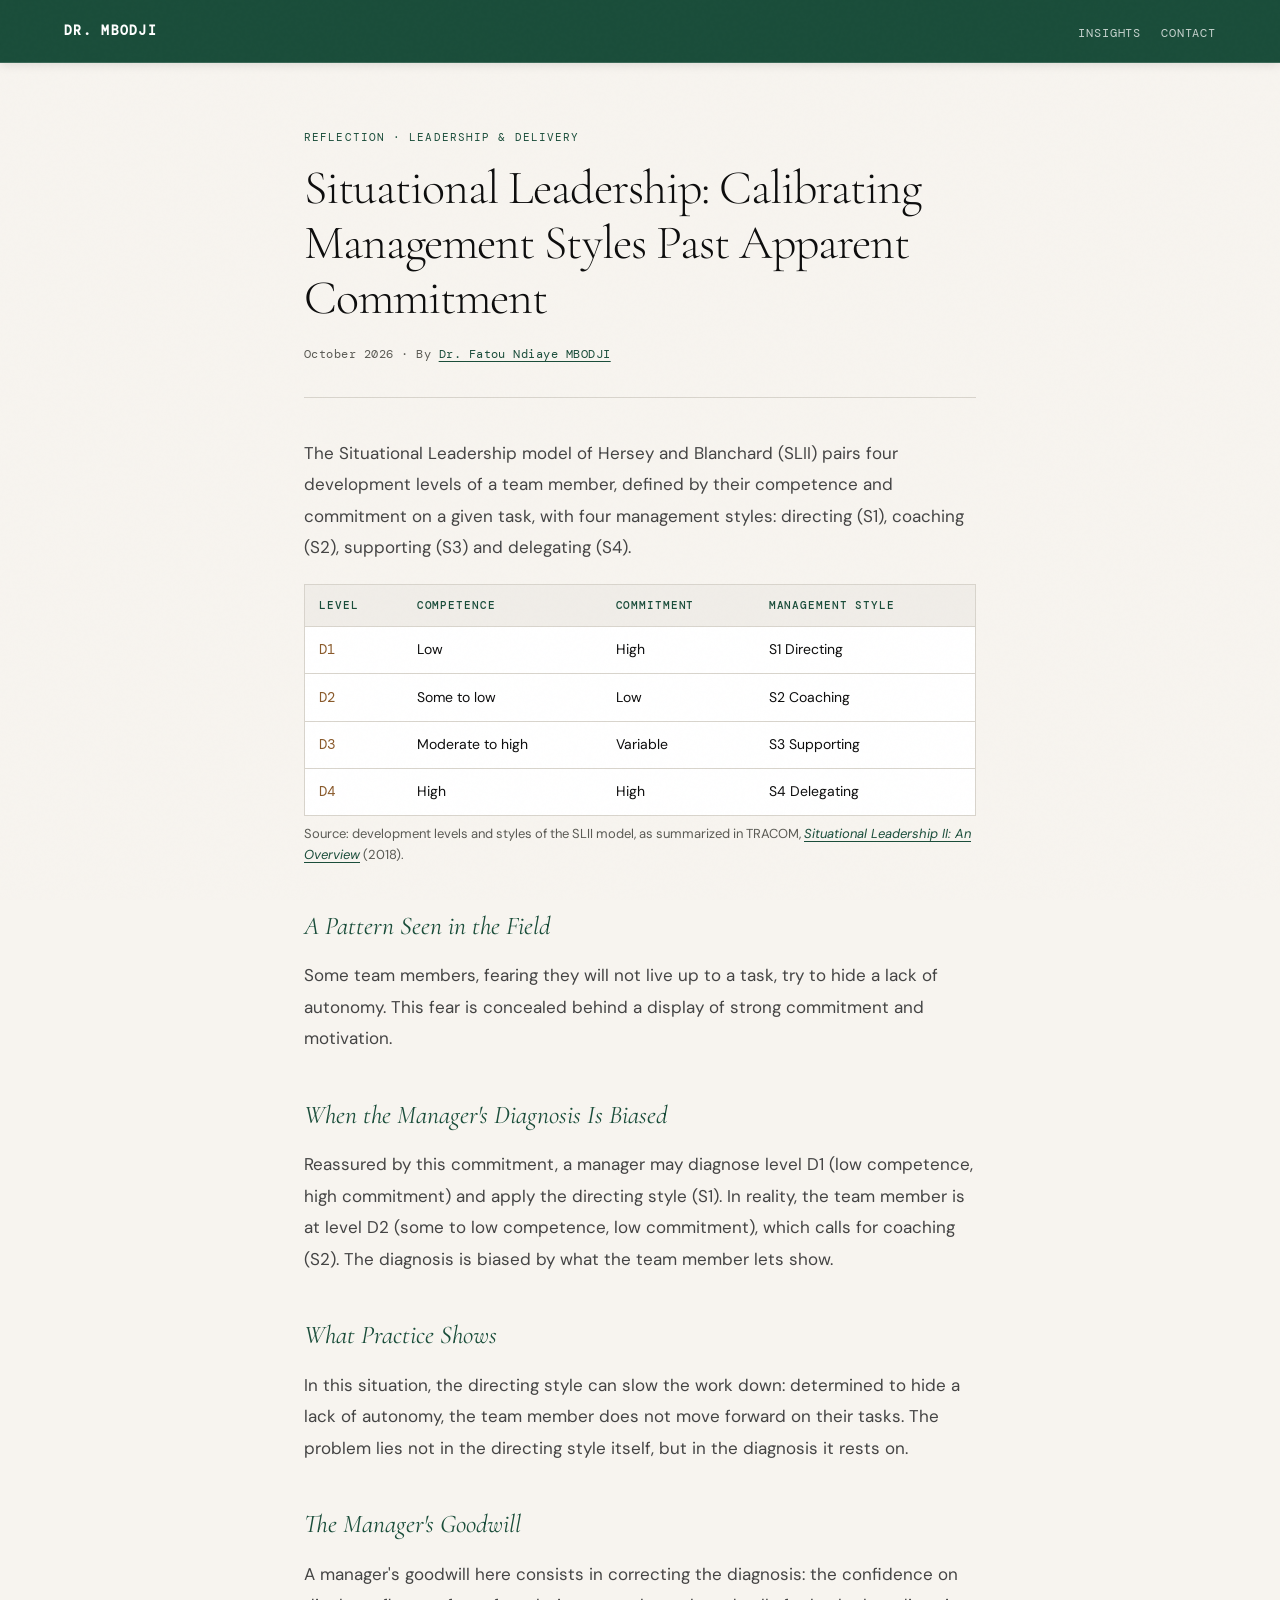
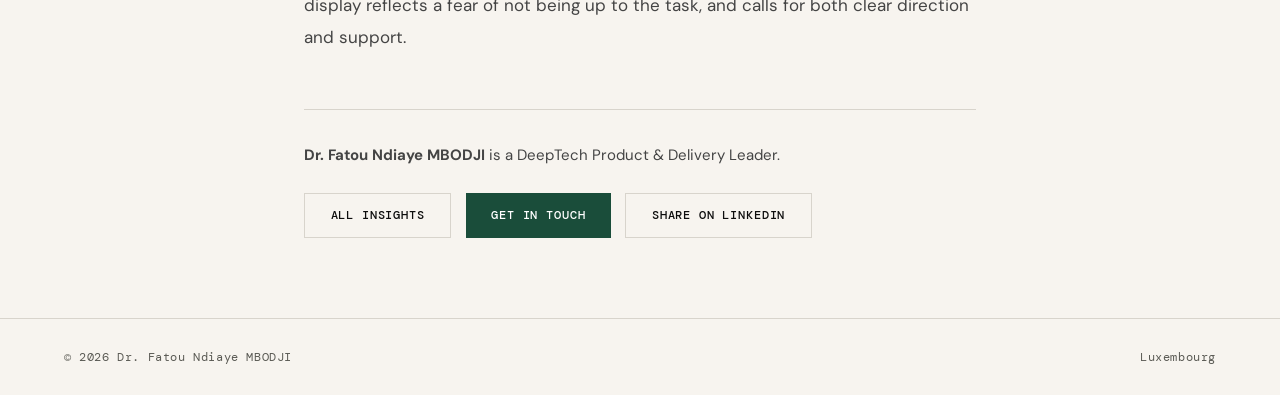
<file: insights/situational-leadership/index.html>
<!DOCTYPE html>
<html lang="en">
<head>
  <!-- Google tag (gtag.js) -->
<script async src="https://www.googletagmanager.com/gtag/js?id=G-C4CLFYTCT5"></script>
<script>
  window.dataLayer = window.dataLayer || [];
  function gtag(){dataLayer.push(arguments);}
  gtag('js', new Date());

  gtag('config', 'G-C4CLFYTCT5');
</script>
  <meta charset="UTF-8">
  <meta name="viewport" content="width=device-width, initial-scale=1.0">
  <title>Situational Leadership: Calibrating Management Styles Past Apparent Commitment | Dr. Fatou Ndiaye MBODJI</title>
  <meta name="description" content="A reflection on how apparent commitment can bias a manager's diagnosis in the SLII situational leadership model, and why the diagnosis, not the directing style, needs correcting.">
  <link rel="canonical" href="https://fatoumbodji.github.io/insights/situational-leadership/">
  <meta name="robots" content="index, follow, max-image-preview:large">
  <meta name="theme-color" content="#1A4D3A">
  <meta property="og:type" content="article">
  <meta property="og:title" content="Situational Leadership: Calibrating Management Styles Past Apparent Commitment">
  <meta property="og:description" content="A reflection on how apparent commitment can bias a manager's diagnosis in the SLII situational leadership model, and why the diagnosis, not the directing style, needs correcting.">
  <meta property="og:url" content="https://fatoumbodji.github.io/insights/situational-leadership/">
  <meta property="og:site_name" content="Dr. Fatou Ndiaye MBODJI">
  <meta property="og:locale" content="en_US">
  <meta property="og:image" content="https://fatoumbodji.github.io/assets/og-image.jpg">
  <meta property="og:image:type" content="image/jpeg">
  <meta property="og:image:width" content="1200">
  <meta property="og:image:height" content="630">
  <meta property="og:image:alt" content="Dr. Fatou Ndiaye MBODJI, DeepTech Product &amp; Delivery Leader">
  <meta property="article:published_time" content="2026-10-01">
  <meta name="twitter:card" content="summary_large_image">
  <script type="application/ld+json">
    {
      "@context": "https://schema.org",
      "@graph": [
        {
          "@type": "Article",
          "@id": "https://fatoumbodji.github.io/insights/situational-leadership/#article",
          "headline": "Situational Leadership: Calibrating Management Styles Past Apparent Commitment",
          "description": "A reflection on how apparent commitment can bias a manager's diagnosis in the SLII situational leadership model, and why the diagnosis, not the directing style, needs correcting.",
          "inLanguage": "en",
          "datePublished": "2026-10-01",
          "author": {
            "@id": "https://fatoumbodji.github.io/#person"
          },
          "publisher": {
            "@id": "https://fatoumbodji.github.io/#person"
          },
          "mainEntityOfPage": {
            "@type": "WebPage",
            "@id": "https://fatoumbodji.github.io/insights/situational-leadership/"
          },
          "image": "https://fatoumbodji.github.io/assets/og-image.jpg",
          "isPartOf": {
            "@id": "https://fatoumbodji.github.io/#website"
          }
        },
        {
          "@type": "BreadcrumbList",
          "itemListElement": [
            {
              "@type": "ListItem",
              "position": 1,
              "name": "Dr. Fatou Ndiaye MBODJI",
              "item": "https://fatoumbodji.github.io/"
            },
            {
              "@type": "ListItem",
              "position": 2,
              "name": "Insights",
              "item": "https://fatoumbodji.github.io/#insights"
            },
            {
              "@type": "ListItem",
              "position": 3,
              "name": "Situational Leadership: Calibrating Management Styles Past Apparent Commitment",
              "item": "https://fatoumbodji.github.io/insights/situational-leadership/"
            }
          ]
        }
      ]
    }
  </script>
  <link rel="preconnect" href="https://fonts.googleapis.com">
  <link rel="preconnect" href="https://fonts.gstatic.com" crossorigin>
  <link href="https://fonts.googleapis.com/css2?family=Cormorant+Garamond:ital,wght@0,300;0,400;0,600;1,300;1,400&family=DM+Mono:wght@300;400;500&family=DM+Sans:wght@300;400;500;600&display=swap" rel="stylesheet">
  <link rel="icon" href="../../favicon.ico" sizes="48x48">
  <link rel="icon" href="../../favicon.svg" type="image/svg+xml">
  <link rel="apple-touch-icon" href="../../apple-touch-icon.png">
  <link rel="stylesheet" href="../../styles.css">
</head>
<body>
<a class="skip-link" href="#main">Skip to content</a>

<nav class="nav-simple" aria-label="Main navigation">
  <a href="../../#top" class="nav-logo">DR. MBODJI</a>
  <ul class="nav-links" id="nav-links">
    <li><a href="../../#insights">Insights</a></li>
    <li><a href="../../#contact">Contact</a></li>
  </ul>
</nav>

<main id="main">
  <article class="article">
    <header class="article-header">
      <div class="article-type">Reflection · Leadership & Delivery</div>
      <h1>Situational Leadership: Calibrating Management Styles Past Apparent Commitment</h1>
      <p class="article-meta"><time datetime="2026-10">October 2026</time> · By <a href="../../#top">Dr. Fatou Ndiaye MBODJI</a></p>
    </header>

    <div class="article-body">
      <p>The Situational Leadership model of Hersey and Blanchard (SLII) pairs four development levels of a team member, defined by their competence and commitment on a given task, with four management styles: directing (S1), coaching (S2), supporting (S3) and delegating (S4).</p>
      <div class="table-wrap">
        <table class="article-table">
          <thead><tr><th>Level</th><th>Competence</th><th>Commitment</th><th>Management style</th></tr></thead>
          <tbody>
            <tr><td>D1</td><td>Low</td><td>High</td><td>S1 Directing</td></tr>
            <tr><td>D2</td><td>Some to low</td><td>Low</td><td>S2 Coaching</td></tr>
            <tr><td>D3</td><td>Moderate to high</td><td>Variable</td><td>S3 Supporting</td></tr>
            <tr><td>D4</td><td>High</td><td>High</td><td>S4 Delegating</td></tr>
          </tbody>
        </table>
      </div>
      <p class="article-source">Source: development levels and styles of the SLII model, as summarized in TRACOM, <a href="https://tracom.com/wp-content/uploads/2019/01/Situational-Leadership_TRACOM_wp2018.pdf" target="_blank" rel="noopener"><em>Situational Leadership II: An Overview</em></a> (2018).</p>

      <h2>A Pattern Seen in the Field</h2>
      <p>Some team members, fearing they will not live up to a task, try to hide a lack of autonomy. This fear is concealed behind a display of strong commitment and motivation.</p>

      <h2>When the Manager's Diagnosis Is Biased</h2>
      <p>Reassured by this commitment, a manager may diagnose level D1 (low competence, high commitment) and apply the directing style (S1). In reality, the team member is at level D2 (some to low competence, low commitment), which calls for coaching (S2). The diagnosis is biased by what the team member lets show.</p>

      <h2>What Practice Shows</h2>
      <p>In this situation, the directing style can slow the work down: determined to hide a lack of autonomy, the team member does not move forward on their tasks. The problem lies not in the directing style itself, but in the diagnosis it rests on.</p>

      <h2>The Manager's Goodwill</h2>
      <p>A manager's goodwill here consists in correcting the diagnosis: the confidence on display reflects a fear of not being up to the task, and calls for both clear direction and support.</p>
    </div>

    <div class="article-footer">
      <p class="article-author"><strong>Dr. Fatou Ndiaye MBODJI</strong> is a DeepTech Product &amp; Delivery Leader.</p>
      <div class="article-actions">
        <a class="btn btn-outline" href="../../#insights">All insights</a>
        <a class="btn btn-primary" href="../../#contact">Get in Touch</a>
        <a class="btn btn-outline" href="https://www.linkedin.com/sharing/share-offsite/?url=https%3A%2F%2Ffatoumbodji.github.io%2Finsights%2Fsituational-leadership%2F" target="_blank" rel="noopener">Share on LinkedIn</a>
      </div>
    </div>
  </article>
</main>

<footer>
  <p>© 2026 Dr. Fatou Ndiaye MBODJI</p>
  <p>Luxembourg</p>
</footer>

</body>
</html>
</file>
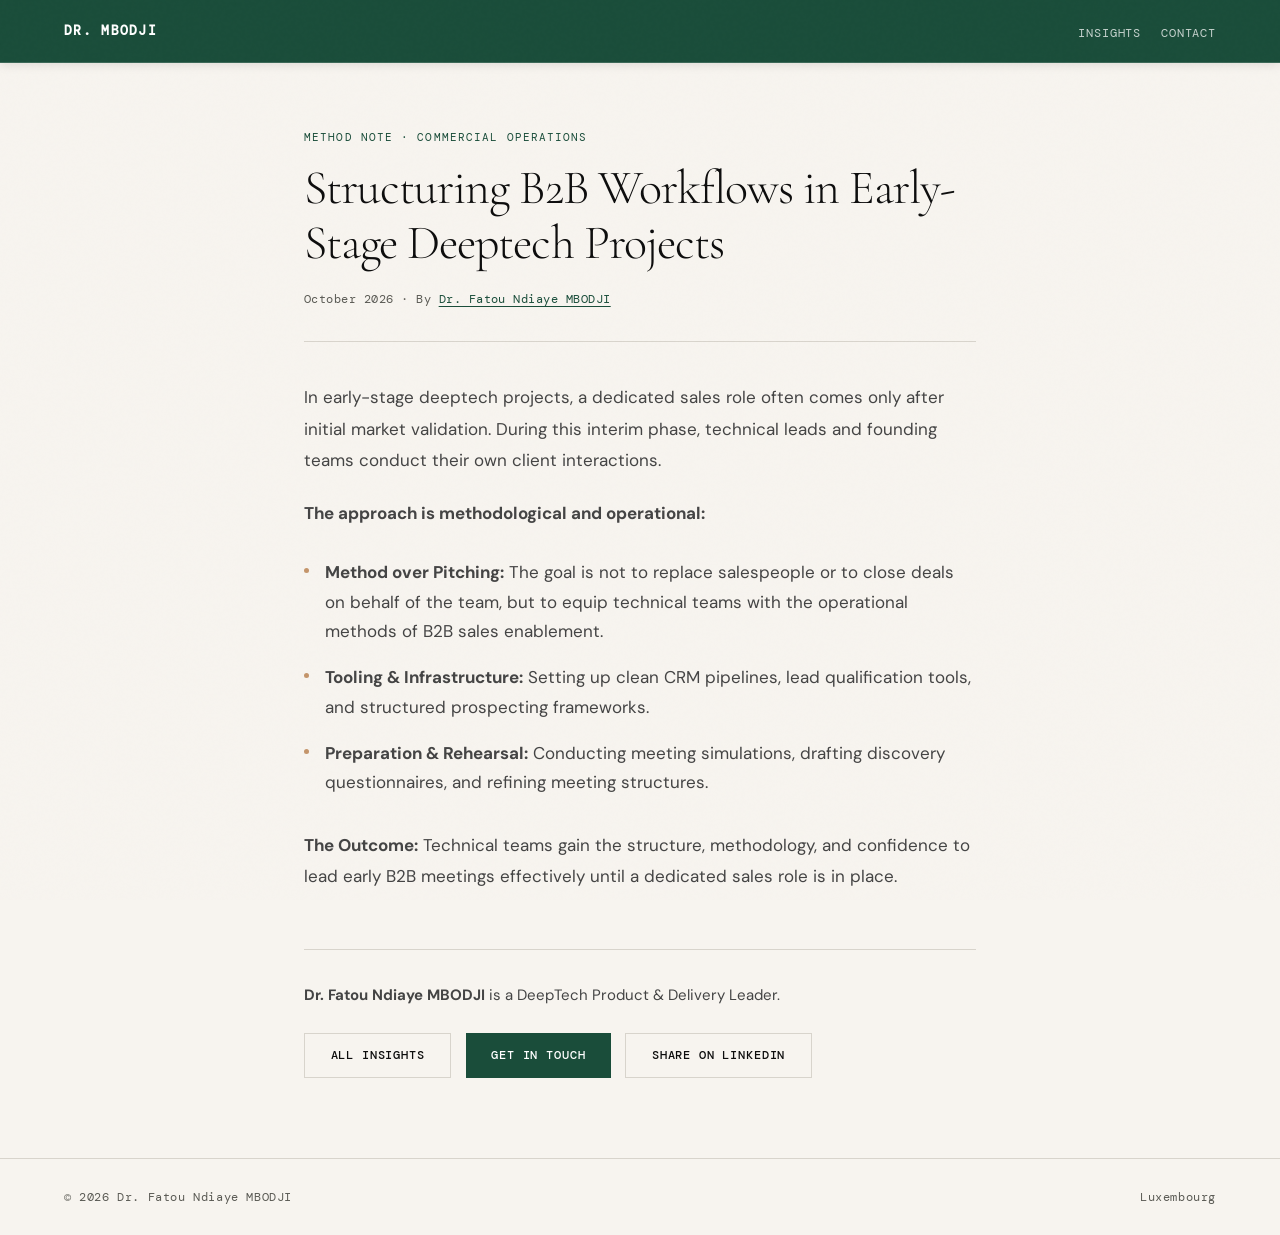
<file: insights/structuring-b2b-workflows/index.html>
<!DOCTYPE html>
<html lang="en">
<head>
  <!-- Google tag (gtag.js) -->
<script async src="https://www.googletagmanager.com/gtag/js?id=G-C4CLFYTCT5"></script>
<script>
  window.dataLayer = window.dataLayer || [];
  function gtag(){dataLayer.push(arguments);}
  gtag('js', new Date());

  gtag('config', 'G-C4CLFYTCT5');
</script>
  <meta charset="UTF-8">
  <meta name="viewport" content="width=device-width, initial-scale=1.0">
  <title>Structuring B2B Workflows in Early-Stage Deeptech Projects | Dr. Fatou Ndiaye MBODJI</title>
  <meta name="description" content="A method note on structuring B2B workflows, CRM pipelines and meeting preparation in early-stage deeptech projects.">
  <link rel="canonical" href="https://fatoumbodji.github.io/insights/structuring-b2b-workflows/">
  <meta name="robots" content="index, follow, max-image-preview:large">
  <meta name="theme-color" content="#1A4D3A">
  <meta property="og:type" content="article">
  <meta property="og:title" content="Structuring B2B Workflows in Early-Stage Deeptech Projects">
  <meta property="og:description" content="A method note on structuring B2B workflows, CRM pipelines and meeting preparation in early-stage deeptech projects.">
  <meta property="og:url" content="https://fatoumbodji.github.io/insights/structuring-b2b-workflows/">
  <meta property="og:site_name" content="Dr. Fatou Ndiaye MBODJI">
  <meta property="og:locale" content="en_US">
  <meta property="og:image" content="https://fatoumbodji.github.io/assets/og-image.jpg">
  <meta property="og:image:type" content="image/jpeg">
  <meta property="og:image:width" content="1200">
  <meta property="og:image:height" content="630">
  <meta property="og:image:alt" content="Dr. Fatou Ndiaye MBODJI, DeepTech Product &amp; Delivery Leader">
  <meta property="article:published_time" content="2026-10-01">
  <meta name="twitter:card" content="summary_large_image">
  <script type="application/ld+json">
    {
      "@context": "https://schema.org",
      "@graph": [
        {
          "@type": "Article",
          "@id": "https://fatoumbodji.github.io/insights/structuring-b2b-workflows/#article",
          "headline": "Structuring B2B Workflows in Early-Stage Deeptech Projects",
          "description": "A method note on structuring B2B workflows, CRM pipelines and meeting preparation in early-stage deeptech projects.",
          "inLanguage": "en",
          "datePublished": "2026-10-01",
          "author": {
            "@id": "https://fatoumbodji.github.io/#person"
          },
          "publisher": {
            "@id": "https://fatoumbodji.github.io/#person"
          },
          "mainEntityOfPage": {
            "@type": "WebPage",
            "@id": "https://fatoumbodji.github.io/insights/structuring-b2b-workflows/"
          },
          "image": "https://fatoumbodji.github.io/assets/og-image.jpg",
          "isPartOf": {
            "@id": "https://fatoumbodji.github.io/#website"
          }
        },
        {
          "@type": "BreadcrumbList",
          "itemListElement": [
            {
              "@type": "ListItem",
              "position": 1,
              "name": "Dr. Fatou Ndiaye MBODJI",
              "item": "https://fatoumbodji.github.io/"
            },
            {
              "@type": "ListItem",
              "position": 2,
              "name": "Insights",
              "item": "https://fatoumbodji.github.io/#insights"
            },
            {
              "@type": "ListItem",
              "position": 3,
              "name": "Structuring B2B Workflows in Early-Stage Deeptech Projects",
              "item": "https://fatoumbodji.github.io/insights/structuring-b2b-workflows/"
            }
          ]
        }
      ]
    }
  </script>
  <link rel="preconnect" href="https://fonts.googleapis.com">
  <link rel="preconnect" href="https://fonts.gstatic.com" crossorigin>
  <link href="https://fonts.googleapis.com/css2?family=Cormorant+Garamond:ital,wght@0,300;0,400;0,600;1,300;1,400&family=DM+Mono:wght@300;400;500&family=DM+Sans:wght@300;400;500;600&display=swap" rel="stylesheet">
  <link rel="icon" href="../../favicon.ico" sizes="48x48">
  <link rel="icon" href="../../favicon.svg" type="image/svg+xml">
  <link rel="apple-touch-icon" href="../../apple-touch-icon.png">
  <link rel="stylesheet" href="../../styles.css">
</head>
<body>
<a class="skip-link" href="#main">Skip to content</a>

<nav class="nav-simple" aria-label="Main navigation">
  <a href="../../#top" class="nav-logo">DR. MBODJI</a>
  <ul class="nav-links" id="nav-links">
    <li><a href="../../#insights">Insights</a></li>
    <li><a href="../../#contact">Contact</a></li>
  </ul>
</nav>

<main id="main">
  <article class="article">
    <header class="article-header">
      <div class="article-type">Method note · Commercial Operations</div>
      <h1>Structuring B2B Workflows in Early-Stage Deeptech Projects</h1>
      <p class="article-meta"><time datetime="2026-10">October 2026</time> · By <a href="../../#top">Dr. Fatou Ndiaye MBODJI</a></p>
    </header>

    <div class="article-body">
      <p>In early-stage deeptech projects, a dedicated sales role often comes only after initial market validation. During this interim phase, technical leads and founding teams conduct their own client interactions.</p>
      <p><strong>The approach is methodological and operational:</strong></p>
<ul class="insight-list">
<li><strong>Method over Pitching:</strong> The goal is not to replace salespeople or to close deals on behalf of the team, but to equip technical teams with the operational methods of B2B sales enablement.</li>
<li><strong>Tooling & Infrastructure:</strong> Setting up clean CRM pipelines, lead qualification tools, and structured prospecting frameworks.</li>
<li><strong>Preparation & Rehearsal:</strong> Conducting meeting simulations, drafting discovery questionnaires, and refining meeting structures.</li>
</ul>
<p><strong>The Outcome:</strong> Technical teams gain the structure, methodology, and confidence to lead early B2B meetings effectively until a dedicated sales role is in place.</p>
    </div>

    <div class="article-footer">
      <p class="article-author"><strong>Dr. Fatou Ndiaye MBODJI</strong> is a DeepTech Product &amp; Delivery Leader.</p>
      <div class="article-actions">
        <a class="btn btn-outline" href="../../#insights">All insights</a>
        <a class="btn btn-primary" href="../../#contact">Get in Touch</a>
        <a class="btn btn-outline" href="https://www.linkedin.com/sharing/share-offsite/?url=https%3A%2F%2Ffatoumbodji.github.io%2Finsights%2Fstructuring-b2b-workflows%2F" target="_blank" rel="noopener">Share on LinkedIn</a>
      </div>
    </div>
  </article>
</main>

<footer>
  <p>© 2026 Dr. Fatou Ndiaye MBODJI</p>
  <p>Luxembourg</p>
</footer>

</body>
</html>
</file>
<file: styles.css>
/* styles.css : Dr. Fatou Ndiaye MBODJI. Palette et polices d'origine conservées. */
:root {
  --ink: #0D0D0D;
  --paper: #F7F4EF;
  --accent: #1A4D3A;
  --accent-light: #2E7D5A;
  --warm: #C4956A;
  --warm-text: #8A5A2B;   /* camel assombri pour le texte (contraste >= 4,5:1) */
  --body: #444444;
  --surface: #FFFFFF;
  --muted: #5A5A54;
  --border: #D8D4CC;
  --bg-alt: #F0EDE8;
  --mono: 'DM Mono', monospace;
  --serif: 'Cormorant Garamond', Georgia, serif;
  --sans: 'DM Sans', sans-serif;
}
*, *::before, *::after { box-sizing: border-box; margin: 0; padding: 0; }
html { scroll-behavior: smooth; }
body { background: var(--paper); color: var(--ink); font-family: var(--sans); font-size: 16px; line-height: 1.7; overflow-x: hidden; }
body::before { content: ''; position: fixed; inset: 0; background-image: url("data:image/svg+xml,%3Csvg viewBox='0 0 256 256' xmlns='http://www.w3.org/2000/svg'%3E%3Cfilter id='noise'%3E%3CfeTurbulence type='fractalNoise' baseFrequency='0.9' numOctaves='4' stitchTiles='stitch'/%3E%3C/filter%3E%3Crect width='100%25' height='100%25' filter='url(%23noise)' opacity='0.03'/%3E%3C/svg%3E"); pointer-events: none; z-index: 1000; opacity: 0.4; }
a:focus-visible, .btn:focus-visible, button:focus-visible { outline: 2px solid var(--accent); outline-offset: 3px; }
nav a:focus-visible, .nav-toggle:focus-visible { outline-color: #FFFFFF; }
.skip-link { position: absolute; left: 1rem; top: -4rem; z-index: 1100; background: var(--accent); color: #FFFFFF; padding: 0.6rem 1rem; font-family: var(--mono); font-size: 12px; text-decoration: none; }
.skip-link:focus { top: 1rem; outline: 2px solid #FFFFFF; outline-offset: 2px; }

/* BANDE DE NAVIGATION EN VERT FONCÉ */
nav { position: fixed; top: 0; left: 0; right: 0; z-index: 100; display: flex; justify-content: space-between; align-items: center; padding: 1.1rem 4rem; background: var(--accent); border-bottom: 1px solid rgba(255,255,255,0.15); box-shadow: 0 2px 10px rgba(0,0,0,0.1); }
.nav-logo { font-family: var(--mono); font-size: 13px; color: #FFFFFF; letter-spacing: 0.1em; text-transform: uppercase; text-decoration: none; font-weight: 600; }
.nav-links { display: flex; gap: 1.25rem; list-style: none; }
.nav-links a { font-family: var(--mono); font-size: 12px; color: rgba(255,255,255,0.75); text-decoration: none; letter-spacing: 0.07em; text-transform: uppercase; transition: color 0.2s; }
.nav-links a:hover, .nav-links a.active { color: #FFFFFF; }
.nav-links a.active { text-decoration: underline; text-underline-offset: 6px; text-decoration-thickness: 1px; }
.nav-toggle { display: none; font-family: var(--mono); font-size: 12px; letter-spacing: 0.07em; text-transform: uppercase; background: none; border: 1px solid rgba(255,255,255,0.3); color: #FFFFFF; padding: 0.4rem 0.9rem; cursor: pointer; }
section[id] { scroll-margin-top: 4rem; }
[hidden] { display: none !important; }

.hero { min-height: 100vh; padding: 9rem 4rem 5rem; display: grid; grid-template-columns: 1.2fr 0.8fr; gap: 5rem; align-items: center; position: relative; background: var(--paper); }
h1 { font-family: var(--serif); font-size: clamp(2.8rem, 4.5vw, 4.2rem); font-weight: 300; line-height: 1.1; letter-spacing: -0.02em; margin-bottom: 0.5rem; }
h1 em { font-style: italic; color: var(--accent); }
.hero-role { font-family: var(--serif); font-size: 1.35rem; font-weight: 300; color: var(--muted); font-style: italic; margin-bottom: 1.25rem; }
.hero-formula { font-family: var(--mono); font-size: 12px; color: var(--accent); letter-spacing: 0.08em; padding: 0.65rem 1.1rem; border: 1px solid var(--accent); display: inline-block; margin-bottom: 1.75rem; }
.hero-desc { font-size: 15px; color: var(--body); line-height: 1.85; max-width: 540px; margin-bottom: 2.5rem; }
.hero-actions { display: flex; gap: 1rem; flex-wrap: wrap; }
.btn { display: inline-flex; align-items: center; gap: 0.5rem; padding: 0.70rem 1.6rem; font-family: var(--mono); font-size: 12px; font-weight: 500; letter-spacing: 0.07em; text-transform: uppercase; text-decoration: none; transition: all 0.2s; }
.btn-primary { background: var(--accent); color: white; }
.btn-primary:hover { background: var(--accent-light); transform: translateY(-1px); }
.btn-outline { border: 1px solid var(--border); color: var(--ink); }
.btn-outline:hover { border-color: var(--ink); transform: translateY(-1px); }

.hero-stats { display: flex; flex-direction: column; gap: 1px; background: var(--border); border: 1px solid var(--border); }
.hero-stat { background: var(--surface); padding: 1.2rem 1.5rem; display: flex; align-items: center; gap: 1rem; }
.stat-dot { width: 8px; height: 8px; border-radius: 50%; background: var(--accent); flex-shrink: 0; }
.stat-text { font-size: 14px; color: var(--body); line-height: 1.4; }
.stat-text strong { font-weight: 500; color: var(--ink); display: block; }

section { padding: 5.5rem 4rem; border-top: 1px solid var(--border); }
section.alt { background: var(--bg-alt); }
.sec-header { display: flex; align-items: baseline; margin-bottom: 3rem; }
h2 { font-family: var(--serif); font-size: clamp(1.8rem, 2.8vw, 2.6rem); font-weight: 300; letter-spacing: -0.01em; }
.sec-desc { font-size: 15px; color: var(--muted); max-width: 640px; margin-top: -1.5rem; margin-bottom: 2.5rem; line-height: 1.7; }

.contrib-grid { display: grid; grid-template-columns: repeat(3, 1fr); gap: 1px; background: var(--border); }
.contrib-card { background: var(--surface); padding: 2.25rem 2rem; }
.contrib-card h3 { font-family: var(--serif); font-size: 1.4rem; font-weight: 400; font-style: italic; color: var(--accent); margin-bottom: 1.1rem; }
.contrib-card ul { list-style: none; }
.contrib-card li { font-size: 14px; color: var(--body); padding: 0.45rem 0 0.45rem 1.1rem; border-bottom: 1px solid var(--border); position: relative; line-height: 1.5; }
.contrib-card li:last-child { border-bottom: none; }
.contrib-card li::before { content: ''; position: absolute; left: 0; top: 1.05rem; width: 5px; height: 5px; border-radius: 50%; background: var(--warm); }

.pm-grid { display: grid; grid-template-columns: repeat(3, 1fr); gap: 1px; background: var(--border); }
.pm-card { background: var(--surface); padding: 2rem 1.75rem; }
.pm-card-num { font-family: var(--mono); font-size: 12px; color: var(--warm-text); letter-spacing: 0.08em; margin-bottom: 0.75rem; }
.pm-card-title { font-family: var(--serif); font-size: 1.2rem; font-weight: 400; color: var(--ink); margin-bottom: 0.75rem; font-style: italic; }
.pm-card-desc { font-size: 14px; color: var(--muted); line-height: 1.7; }
.pm-card-tags { display: flex; flex-wrap: wrap; gap: 0.4rem; margin-top: 1rem; }
.mini-tag { font-family: var(--mono); font-size: 12px; padding: 0.2rem 0.6rem; border: 1px solid var(--border); color: var(--muted); letter-spacing: 0.05em; }

.chain { display: grid; grid-template-columns: 1fr 1fr; gap: 1px; background: var(--border); border-top: 3px solid var(--accent); margin-bottom: 1px; }
.chain-step { background: var(--surface); padding: 2.25rem 2rem; }
.pm-grid-4 { grid-template-columns: repeat(4, 1fr); }
.bridge-grid { display: grid; grid-template-columns: repeat(4, 1fr); gap: 1px; background: var(--border); }
.bridge-card { background: var(--surface); padding: 2rem 1.75rem; }
.bridge-card-num { font-family: var(--mono); font-size: 12px; color: var(--warm-text); letter-spacing: 0.08em; margin-bottom: 0.75rem; }
.bridge-card-title { font-family: var(--serif); font-size: 1.3rem; font-weight: 400; color: var(--ink); margin-bottom: 0.75rem; font-style: italic; }
.bridge-card-desc { font-size: 14px; color: var(--muted); line-height: 1.7; }

.pub-speaking-grid { display: grid; grid-template-columns: 1.2fr 0.8fr; gap: 3.5rem; align-items: start; }
.pub-list { display: flex; flex-direction: column; }
.pub-item { display: grid; grid-template-columns: 90px 1fr 50px; gap: 1rem; align-items: start; padding: 1.2rem 0; border-bottom: 1px solid var(--border); }
.pub-item:last-child { border-bottom: none; }
.pub-venue { font-family: var(--mono); font-size: 11px; font-weight: 500; color: var(--accent); letter-spacing: 0.08em; text-transform: uppercase; padding-top: 3px; }
.pub-title { font-family: var(--serif); font-size: 1.05rem; color: var(--ink); margin-bottom: 3px; line-height: 1.35; }
.pub-meta { font-size: 12.5px; color: var(--muted); }
.pub-year { font-family: var(--mono); font-size: 12px; color: var(--muted); text-align: right; padding-top: 3px; }

.phd-lead { background: var(--surface); border: 1px solid var(--border); padding: 1.75rem 2rem; margin-bottom: 2.5rem; }
.phd-lead p { font-size: 14px; color: var(--body); line-height: 1.85; max-width: 820px; }

.exp-block { background: var(--surface); border: 1px solid var(--border); padding: 2.5rem; margin-bottom: 1.5rem; }
.exp-title { font-family: var(--serif); font-size: 1.8rem; font-weight: 300; color: var(--accent); font-style: italic; margin-bottom: 0.5rem; }
.exp-tag { font-family: var(--mono); font-size: 11px; color: var(--muted); letter-spacing: 0.1em; text-transform: uppercase; margin-bottom: 1.25rem; }
.exp-desc { font-size: 14px; color: var(--body); line-height: 1.85; max-width: 820px; }
.exp-block .pm-card-tags { margin-top: 1.5rem; }

.panels-grid { display: flex; flex-direction: column; }
.panel-item { display: grid; grid-template-columns: 100px 1fr; gap: 1rem; padding: 1.2rem 0; border-bottom: 1px solid var(--border); align-items: start; }
.panel-item:last-child { border-bottom: none; }
.panel-date { font-family: var(--mono); font-size: 12px; color: var(--warm-text); letter-spacing: 0.05em; padding-top: 3px; }
.panel-title { font-family: var(--serif); font-size: 1.05rem; color: var(--ink); margin-bottom: 3px; line-height: 1.35; }
.panel-event { font-size: 12.5px; color: var(--muted); }

.insights-grid { display: grid; grid-template-columns: repeat(3, 1fr); gap: 1px; background: var(--border); }
.insight-card { background: var(--surface); padding: 2.25rem 2rem; display: flex; flex-direction: column; gap: 1rem; }
.insight-card.coming-soon { background: var(--surface); opacity: 0.95; }
.insight-card.empty-placeholder { background: var(--surface); }
.insight-cat { font-family: var(--mono); font-size: 11px; color: var(--accent); letter-spacing: 0.1em; text-transform: uppercase; }
.insight-title { font-family: var(--serif); font-size: 1.35rem; color: var(--ink); line-height: 1.35; font-weight: 400; }
.insight-body { font-size: 14px; color: var(--body); line-height: 1.8; }
.insight-body p { margin-bottom: 1rem; }
.insight-list { list-style: none; margin: 1rem 0; }
.insight-list li { font-size: 14px; color: var(--body); padding: 0.4rem 0 0.4rem 1.2rem; position: relative; line-height: 1.6; }
.insight-list li::before { content: ''; position: absolute; left: 0; top: 0.95rem; width: 5px; height: 5px; border-radius: 50%; background: var(--warm); }

.badge-cs { display: inline-block; font-family: var(--mono); font-size: 11px; color: var(--warm-text); border: 1px solid var(--warm); padding: 0.15rem 0.5rem; letter-spacing: 0.08em; text-transform: uppercase; margin-bottom: 0.5rem; width: fit-content; }

.contact-side { display: flex; flex-direction: column; gap: 2rem; }
.contact-form { display: flex; flex-direction: column; gap: 1.1rem; background: var(--surface); border: 1px solid var(--border); padding: 2rem; }
.contact-form label { display: flex; flex-direction: column; gap: 0.4rem; font-family: var(--mono); font-size: 12px; color: var(--muted); letter-spacing: 0.08em; text-transform: uppercase; }
.contact-form input, .contact-form select, .contact-form textarea { font-family: var(--sans); font-size: 15px; color: var(--ink); background: var(--paper); border: 1px solid var(--border); padding: 0.7rem 0.8rem; letter-spacing: normal; text-transform: none; width: 100%; }
.contact-form textarea { min-height: 130px; resize: vertical; }
.contact-form input:focus-visible, .contact-form select:focus-visible, .contact-form textarea:focus-visible { outline: 2px solid var(--accent); outline-offset: 1px; }
.contact-form button { cursor: pointer; border: none; align-self: flex-start; }
.form-status { font-size: 14px; min-height: 1.4em; color: var(--accent); }
.form-status.error { color: #9B2C2C; }
.trap { position: absolute; left: -9999px; }

.insight-cta { margin-top: 2rem; padding: 2rem 2.5rem; background: var(--surface); border: 1px solid var(--border); border-left: 3px solid var(--accent); display: flex; justify-content: space-between; align-items: center; gap: 2rem; flex-wrap: wrap; }
.insight-cta .cta-title { font-family: var(--serif); font-size: 1.3rem; font-weight: 400; color: var(--ink); margin-bottom: 0.25rem; }
.insight-cta p { font-size: 13px; color: var(--muted); margin: 0; }

.contact-grid { display: grid; grid-template-columns: 1fr 1fr; gap: 5rem; align-items: start; }
.contact-text h3 { font-family: var(--serif); font-size: 1.6rem; font-weight: 300; font-style: italic; color: var(--accent); margin-bottom: 1rem; }
.contact-text p { font-size: 14px; color: var(--body); line-height: 1.85; margin-bottom: 1rem; }
.contact-links { display: flex; flex-direction: column; }
.c-link { display: flex; align-items: center; gap: 1.5rem; padding: 1rem 0; border-bottom: 1px solid var(--border); text-decoration: none; color: var(--ink); transition: color 0.2s; }
.c-link:last-child { border-bottom: none; }
.c-link:hover { color: var(--accent); }
.c-label { font-family: var(--mono); font-size: 11px; color: var(--muted); letter-spacing: 0.08em; text-transform: uppercase; width: 80px; flex-shrink: 0; }
.c-val { font-size: 14px; }

footer { padding: 1.75rem 4rem; border-top: 1px solid var(--border); display: flex; justify-content: space-between; align-items: center; }
footer p { font-family: var(--mono); font-size: 12px; color: var(--muted); letter-spacing: 0.05em; }

@media (max-width: 1100px) {
  nav { padding: 1rem 1.5rem; }
  .nav-toggle { display: block; }
  .nav-links { display: none; position: absolute; top: 100%; left: 0; right: 0; flex-direction: column; gap: 0; background: var(--accent); border-bottom: 1px solid rgba(255,255,255,0.15); padding: 0.5rem 1.5rem 1rem; }
  .nav-links.open { display: flex; }
  .nav-links a { display: block; padding: 0.7rem 0; font-size: 13px; }
}

@media (max-width: 1200px) {
  .pm-grid-4, .bridge-grid { grid-template-columns: repeat(2, 1fr); }
}

@media (max-width: 960px) {
  .hero { grid-template-columns: 1fr; padding: 7rem 1.5rem 3rem; gap: 3rem; }
  section { padding: 4rem 1.5rem; }
  .contrib-grid, .pm-grid, .pm-grid-4, .bridge-grid, .insights-grid, .pub-speaking-grid { grid-template-columns: 1fr; }
  .chain { grid-template-columns: 1fr; }
  .pub-item { grid-template-columns: 1fr; gap: 0.4rem; }
  .pub-year { display: none; }
  .panel-item { grid-template-columns: 1fr; gap: 0.3rem; }
  .contact-grid { grid-template-columns: 1fr; gap: 2.5rem; }
  .exp-block { padding: 1.75rem; }
  .insight-cta { flex-direction: column; align-items: flex-start; gap: 1rem; }
  .insight-card.empty-placeholder { display: none; }
  footer { flex-direction: column; gap: 0.5rem; padding: 1.5rem; }
}

/* ===== Composants issus de l'extraction des styles inline ===== */
.card-lead { font-size: 13px; color: var(--muted); margin-bottom: 1rem; }
.card-lead--body { font-size: 13.5px; color: var(--body); line-height: 1.7; }
.more { margin-top: 1rem; }
.btn-toggle { margin-top: 1rem; cursor: pointer; padding: 0.4rem 1rem; background: none; }
.insight-note { font-size: 13px; color: var(--muted); margin-top: 0.5rem; }
.btn-book { margin-top: 0.5rem; }
.btn-nowrap { white-space: nowrap; }
.col-title { font-family: var(--mono); font-size: 12px; font-weight: 500; color: var(--accent); letter-spacing: 0.1em; text-transform: uppercase; margin-bottom: 1.25rem; }

.framework { margin-top: 3rem; background: var(--surface); border: 1px solid var(--border); padding: 2.5rem; }
.framework-label { font-family: var(--mono); font-size: 11px; color: var(--accent); letter-spacing: 0.1em; text-transform: uppercase; margin-bottom: 0.5rem; }
.framework-title { font-family: var(--serif); font-size: 1.6rem; font-weight: 300; font-style: italic; color: var(--ink); margin-bottom: 1.5rem; }
.framework-grid { display: grid; grid-template-columns: repeat(auto-fit, minmax(180px, 1fr)); gap: 1.5rem; }
.framework-num { font-family: var(--mono); font-size: 12px; color: var(--warm-text); margin-bottom: 0.25rem; }
.framework-text { font-size: 13px; color: var(--muted); line-height: 1.6; }

@media (max-width: 960px) {
  .framework { padding: 1.75rem; }
}

@media (prefers-reduced-motion: reduce) {
  html { scroll-behavior: auto; }
  *, *::before, *::after { transition: none !important; }
}

/* ===== Portrait (hero) et liens de publications ===== */
.hero-side { display: flex; flex-direction: column; gap: 1.25rem; }
.hero-portrait { margin: 0; border: 1px solid var(--border); background: var(--surface); }
.hero-portrait img { display: block; width: 100%; height: auto; }
.pub-title a { color: inherit; text-decoration: underline; text-decoration-color: var(--border); text-underline-offset: 3px; transition: color 0.2s, text-decoration-color 0.2s; }
.pub-title a:hover { color: var(--accent); text-decoration-color: var(--accent); }

.insight-date { font-family: var(--mono); font-size: 12px; color: var(--muted); letter-spacing: 0.05em; margin-top: -0.6rem; }

/* ===== Cartes Insights : lien vers l'article ===== */
.btn-read { margin-top: 1rem; padding: 0.4rem 1rem; align-self: flex-start; }
.insight-title a { color: inherit; text-decoration: none; }
.insight-title a:hover { color: var(--accent); }

/* ===== Page article ===== */
nav.nav-simple .nav-links { display: flex; position: static; flex-direction: row; gap: 1.25rem; background: none; border: 0; padding: 0; }
nav.nav-simple .nav-links a { display: inline; padding: 0; font-size: 12px; }
.article { max-width: 720px; margin: 0 auto; padding: 8rem 1.5rem 5rem; }
.article-header { margin-bottom: 2.5rem; padding-bottom: 2rem; border-bottom: 1px solid var(--border); }
.article-type { font-family: var(--mono); font-size: 11px; color: var(--accent); letter-spacing: 0.1em; text-transform: uppercase; margin-bottom: 0.9rem; }
.article h1 { font-size: clamp(2rem, 4.2vw, 3rem); line-height: 1.15; margin-bottom: 1.1rem; }
.article-meta { font-family: var(--mono); font-size: 12px; color: var(--muted); letter-spacing: 0.04em; }
.article-meta a { color: var(--accent); text-decoration: underline; text-underline-offset: 3px; }
.article-body p { font-size: 17px; line-height: 1.85; color: var(--body); margin-bottom: 1.3rem; }
.article-body h2 { font-family: var(--serif); font-size: 1.6rem; font-weight: 400; font-style: italic; color: var(--accent); margin: 2.4rem 0 0.8rem; letter-spacing: 0; }
.article-body .insight-list { margin: 0.5rem 0 1.5rem; }
.article-body .insight-list li { font-size: 17px; line-height: 1.75; padding: 0.5rem 0 0.5rem 1.3rem; }
.article-body .insight-list li::before { top: 1.15rem; }
.article-footer { margin-top: 3.5rem; padding-top: 2rem; border-top: 1px solid var(--border); }
.article-author { font-size: 15px; color: var(--body); line-height: 1.8; max-width: 560px; }
.article-actions { display: flex; flex-wrap: wrap; gap: 0.9rem; margin-top: 1.5rem; }
@media (max-width: 960px) { .article { padding-top: 6.5rem; } .article-body p, .article-body .insight-list li { font-size: 16px; } }

/* ===== Tableau et source dans les articles ===== */
.table-wrap { overflow-x: auto; margin: 0.5rem 0 0.5rem; }
.article-table { width: 100%; border-collapse: collapse; background: var(--surface); border: 1px solid var(--border); font-size: 14px; }
.article-table th, .article-table td { text-align: left; padding: 0.7rem 0.9rem; border-bottom: 1px solid var(--border); vertical-align: top; }
.article-table th { font-family: var(--mono); font-size: 11px; font-weight: 500; letter-spacing: 0.08em; text-transform: uppercase; color: var(--accent); background: var(--bg-alt, #F0EDE8); }
.article-table td:first-child { font-family: var(--mono); color: var(--warm-text); }
.article-source { font-size: 13px !important; color: var(--muted) !important; line-height: 1.6 !important; margin-bottom: 1.5rem; }
.article-source a { color: var(--accent); text-decoration: underline; text-underline-offset: 3px; }
</file>
